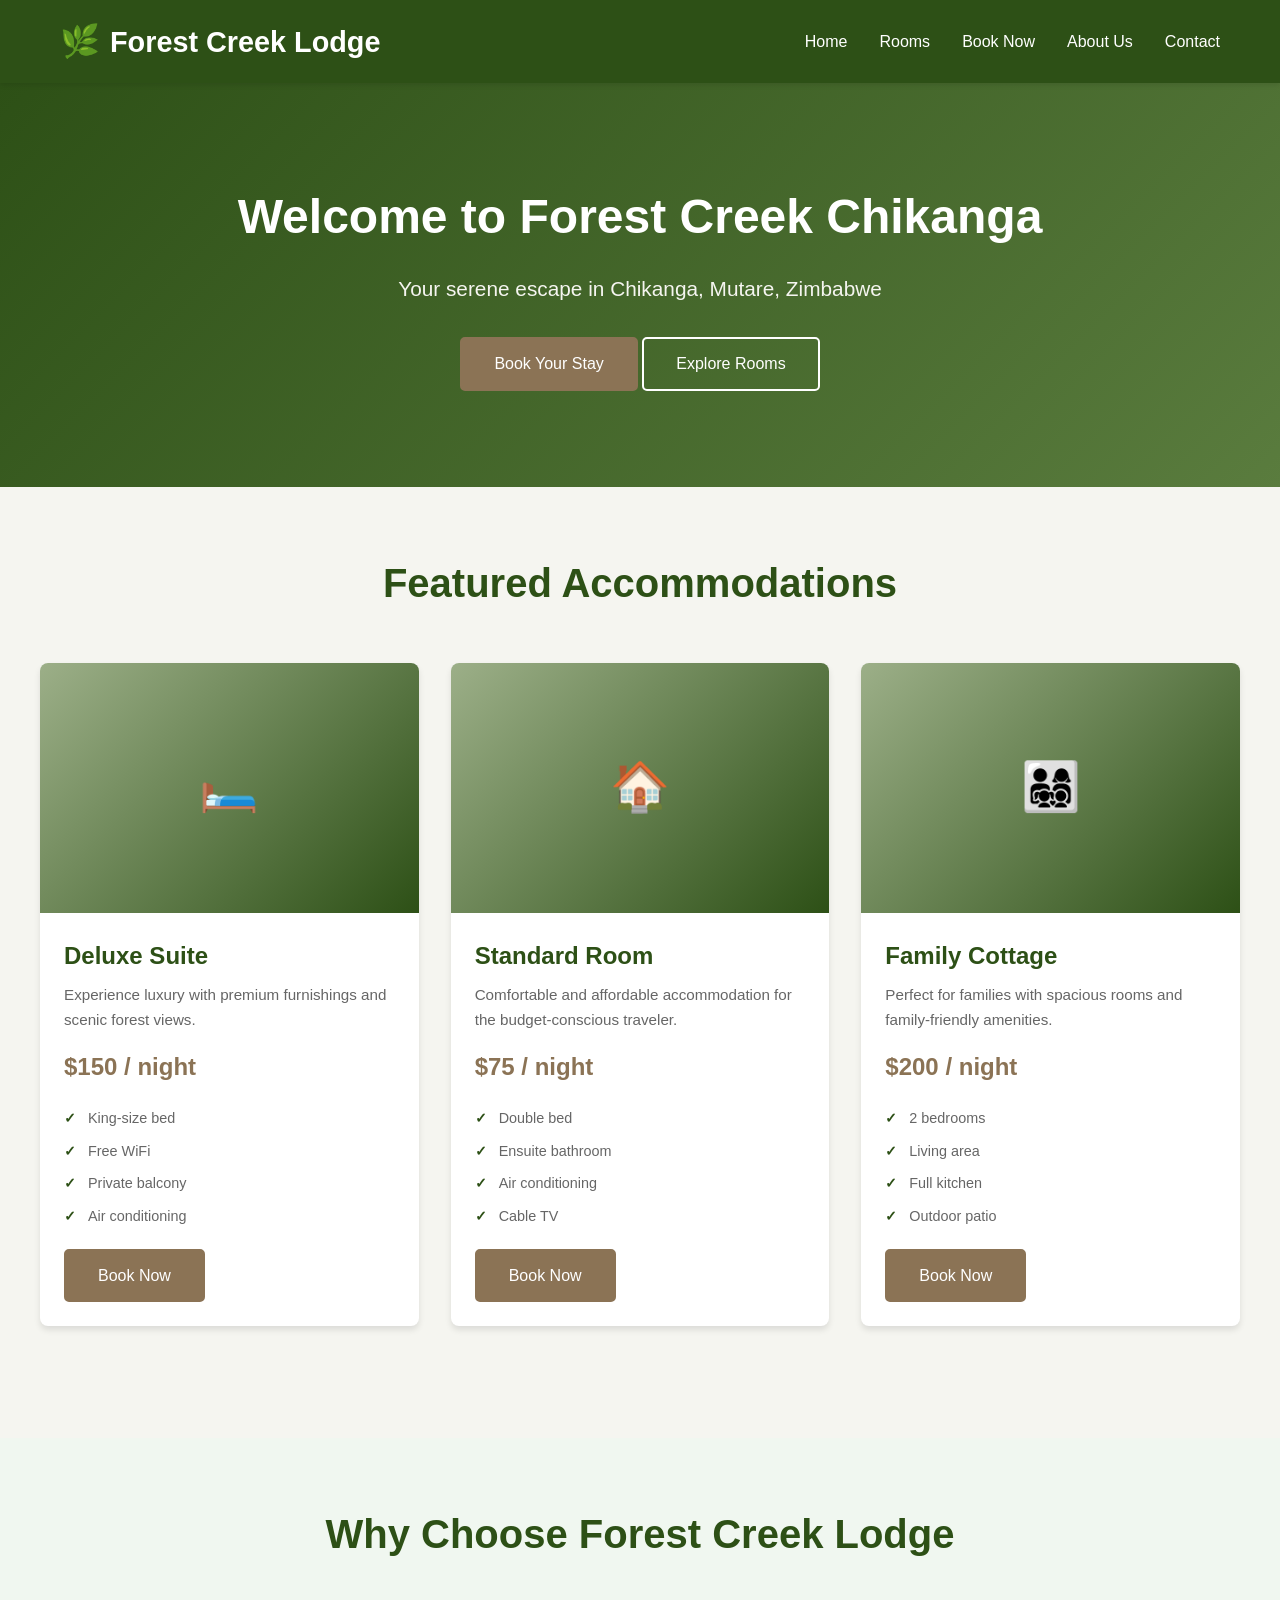
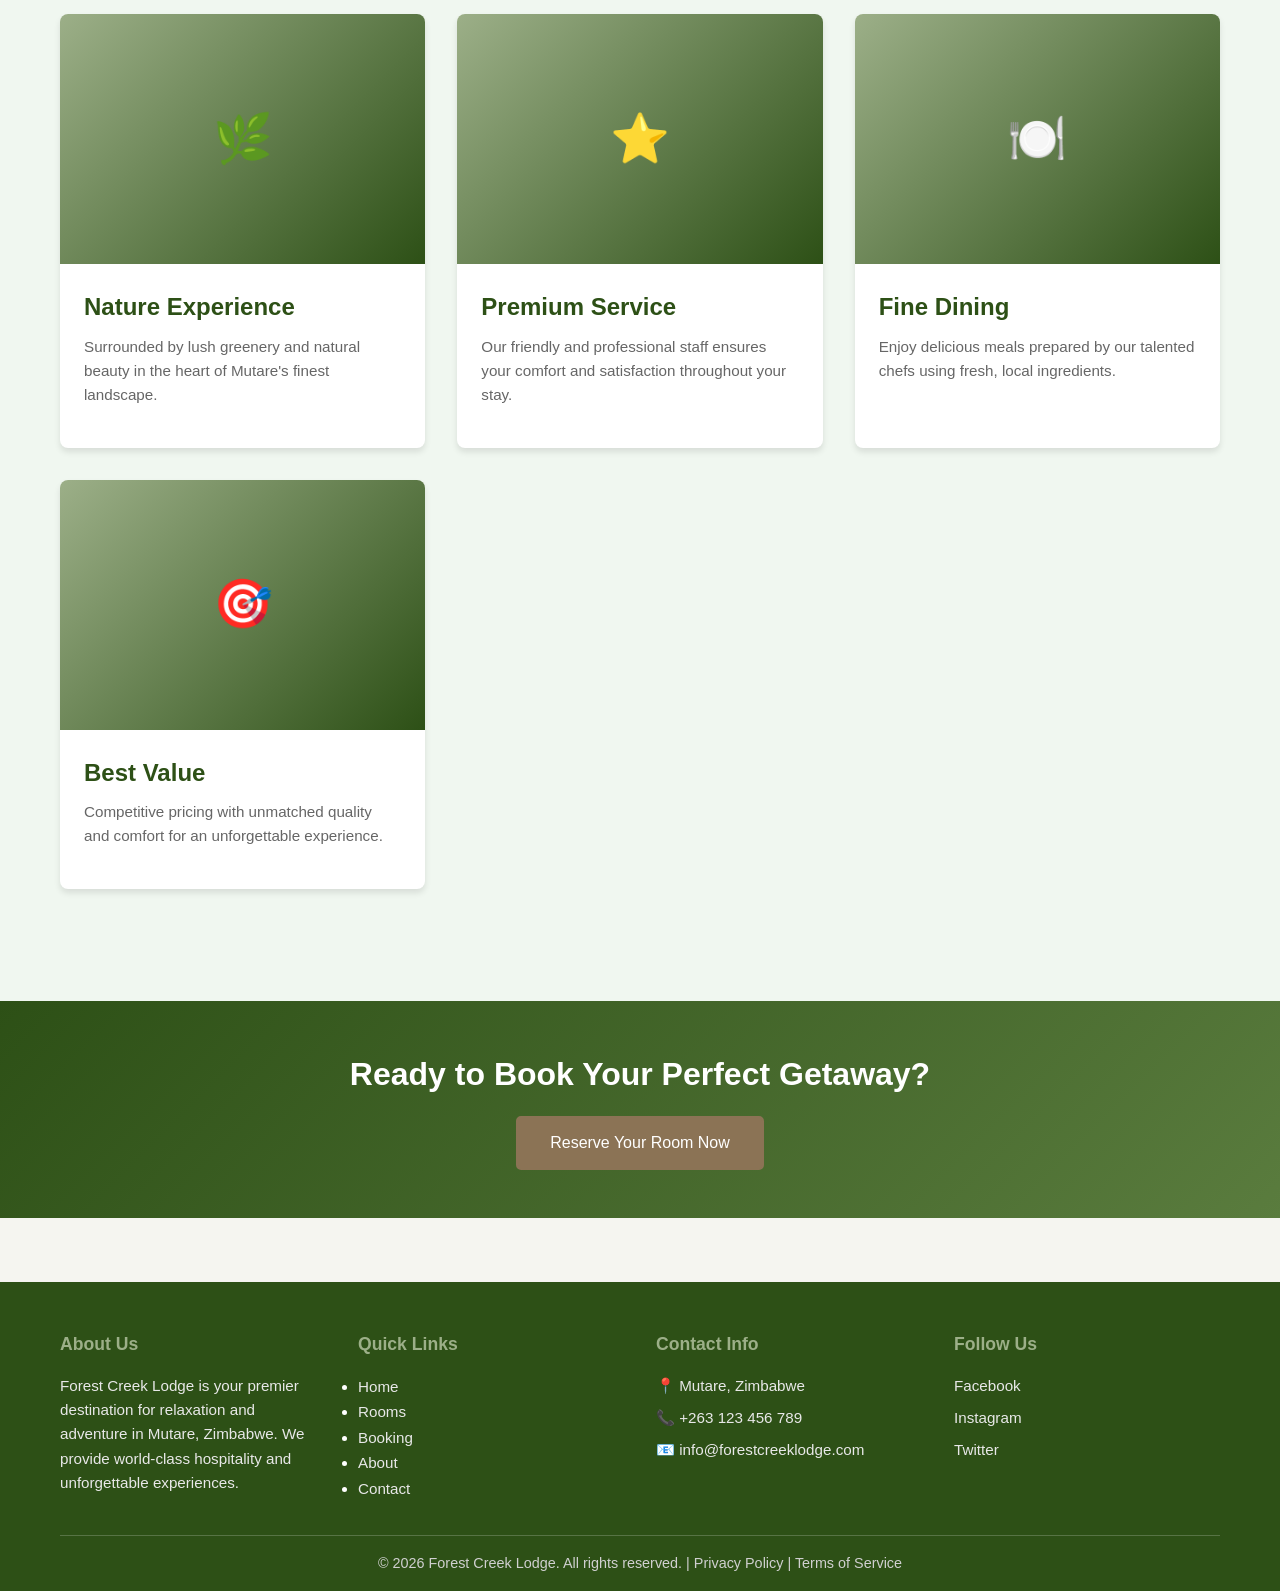
<file: index.html>
<!DOCTYPE html>
<html lang="en">
<head>
    <meta charset="UTF-8">
    <meta name="viewport" content="width=device-width, initial-scale=1.0">
    <title>Forest Creek Lodge</title>
    <link rel="icon" type="image/svg+xml" href="data:image/svg+xml,<svg xmlns='http://www.w3.org/2000/svg' viewBox='0 0 100 100'><text y='75' font-size='75'>🌿</text></svg>">
    <link rel="stylesheet" href="styles.css">
    <script src="location.js"></script>
</head>
<body

    <!-- HEADER & NAVIGATION -->
    <header>
        <div class="container">
            <div class="header-content">
                <div class="logo">Forest Creek Lodge</div>
                <nav>
                    <ul>
                        <li><a href="index.html">Home</a></li>
                        <li><a href="rooms.html">Rooms</a></li>
                        <li><a href="booking.html">Book Now</a></li>
                        <li><a href="about.html">About Us</a></li>
                        <li><a href="contact.html">Contact</a></li>
                    </ul>
                </nav>
            </div>
        </div>
    </header>

    <!-- HERO SECTION -->
    <section class="hero">
        <div class="container">
            <h1>Welcome to <span data-lodge="name">Forest Creek Chikanga</span></h1>
            <p>Your serene escape in <span data-lodge="area">Chikanga</span>, Mutare, Zimbabwe</p>
            <a href="booking.html" class="btn btn-primary">Book Your Stay</a>
            <a href="rooms.html" class="btn btn-secondary">Explore Rooms</a>
        </div>
    </section>

    <!-- FEATURED ROOMS SECTION -->
    <section class="container" style="padding: 4rem 0;">
        <h2 class="section-title">Featured Accommodations</h2>
        <div class="rooms-grid">
            <!-- Deluxe Suite -->
            <div class="card">
                <div class="card-image">🛏️</div>
                <div class="card-body">
                    <h3 class="card-title">Deluxe Suite</h3>
                    <p class="card-text">Experience luxury with premium furnishings and scenic forest views.</p>
                    <div class="card-price">$150 / night</div>
                    <ul class="room-features">
                        <li>King-size bed</li>
                        <li>Free WiFi</li>
                        <li>Private balcony</li>
                        <li>Air conditioning</li>
                    </ul>
                    <a href="booking.html" class="btn btn-primary">Book Now</a>
                </div>
            </div>

            <!-- Standard Room -->
            <div class="card">
                <div class="card-image">🏠</div>
                <div class="card-body">
                    <h3 class="card-title">Standard Room</h3>
                    <p class="card-text">Comfortable and affordable accommodation for the budget-conscious traveler.</p>
                    <div class="card-price">$75 / night</div>
                    <ul class="room-features">
                        <li>Double bed</li>
                        <li>Ensuite bathroom</li>
                        <li>Air conditioning</li>
                        <li>Cable TV</li>
                    </ul>
                    <a href="booking.html" class="btn btn-primary">Book Now</a>
                </div>
            </div>

            <!-- Family Cottage -->
            <div class="card">
                <div class="card-image">👨‍👩‍👧‍👦</div>
                <div class="card-body">
                    <h3 class="card-title">Family Cottage</h3>
                    <p class="card-text">Perfect for families with spacious rooms and family-friendly amenities.</p>
                    <div class="card-price">$200 / night</div>
                    <ul class="room-features">
                        <li>2 bedrooms</li>
                        <li>Living area</li>
                        <li>Full kitchen</li>
                        <li>Outdoor patio</li>
                    </ul>
                    <a href="booking.html" class="btn btn-primary">Book Now</a>
                </div>
            </div>
        </div>
    </section>

    <!-- WHY CHOOSE US SECTION -->
    <section style="background-color: #f0f7f0; padding: 4rem 0;">
        <div class="container">
            <h2 class="section-title">Why Choose Forest Creek Lodge</h2>
            <div class="rooms-grid">
                <div class="card">
                    <div class="card-image">🌿</div>
                    <div class="card-body">
                        <h3 class="card-title">Nature Experience</h3>
                        <p class="card-text">Surrounded by lush greenery and natural beauty in the heart of Mutare's finest landscape.</p>
                    </div>
                </div>
                <div class="card">
                    <div class="card-image">⭐</div>
                    <div class="card-body">
                        <h3 class="card-title">Premium Service</h3>
                        <p class="card-text">Our friendly and professional staff ensures your comfort and satisfaction throughout your stay.</p>
                    </div>
                </div>
                <div class="card">
                    <div class="card-image">🍽️</div>
                    <div class="card-body">
                        <h3 class="card-title">Fine Dining</h3>
                        <p class="card-text">Enjoy delicious meals prepared by our talented chefs using fresh, local ingredients.</p>
                    </div>
                </div>
                <div class="card">
                    <div class="card-image">🎯</div>
                    <div class="card-body">
                        <h3 class="card-title">Best Value</h3>
                        <p class="card-text">Competitive pricing with unmatched quality and comfort for an unforgettable experience.</p>
                    </div>
                </div>
            </div>
        </div>
    </section>

    <!-- CTA SECTION -->
    <section class="hero" style="padding: 3rem 0;">
        <div class="container">
            <h2 style="font-size: 2rem; margin-bottom: 1rem;">Ready to Book Your Perfect Getaway?</h2>
            <a href="booking.html" class="btn btn-primary">Reserve Your Room Now</a>
        </div>
    </section>

    <!-- FOOTER -->
    <footer>
        <div class="container">
            <div class="footer-content">
                <div class="footer-section">
                    <h3>About Us</h3>
                    <p>Forest Creek Lodge is your premier destination for relaxation and adventure in Mutare, Zimbabwe. We provide world-class hospitality and unforgettable experiences.</p>
                </div>
                <div class="footer-section">
                    <h3>Quick Links</h3>
                    <ul>
                        <li><a href="index.html">Home</a></li>
                        <li><a href="rooms.html">Rooms</a></li>
                        <li><a href="booking.html">Booking</a></li>
                        <li><a href="about.html">About</a></li>
                        <li><a href="contact.html">Contact</a></li>
                    </ul>
                </div>
                <div class="footer-section">
                    <h3>Contact Info</h3>
                    <p>📍 Mutare, Zimbabwe</p>
                    <p>📞 +263 123 456 789</p>
                    <p>📧 info@forestcreeklodge.com</p>
                </div>
                <div class="footer-section">
                    <h3>Follow Us</h3>
                    <p><a href="#">Facebook</a></p>
                    <p><a href="#">Instagram</a></p>
                    <p><a href="#">Twitter</a></p>
                </div>
            </div>
            <div class="footer-bottom">
                <p>&copy; 2026 Forest Creek Lodge. All rights reserved. | Privacy Policy | Terms of Service</p>
            </div>
        </div>
    </footer>
</body>
</html>
</file>
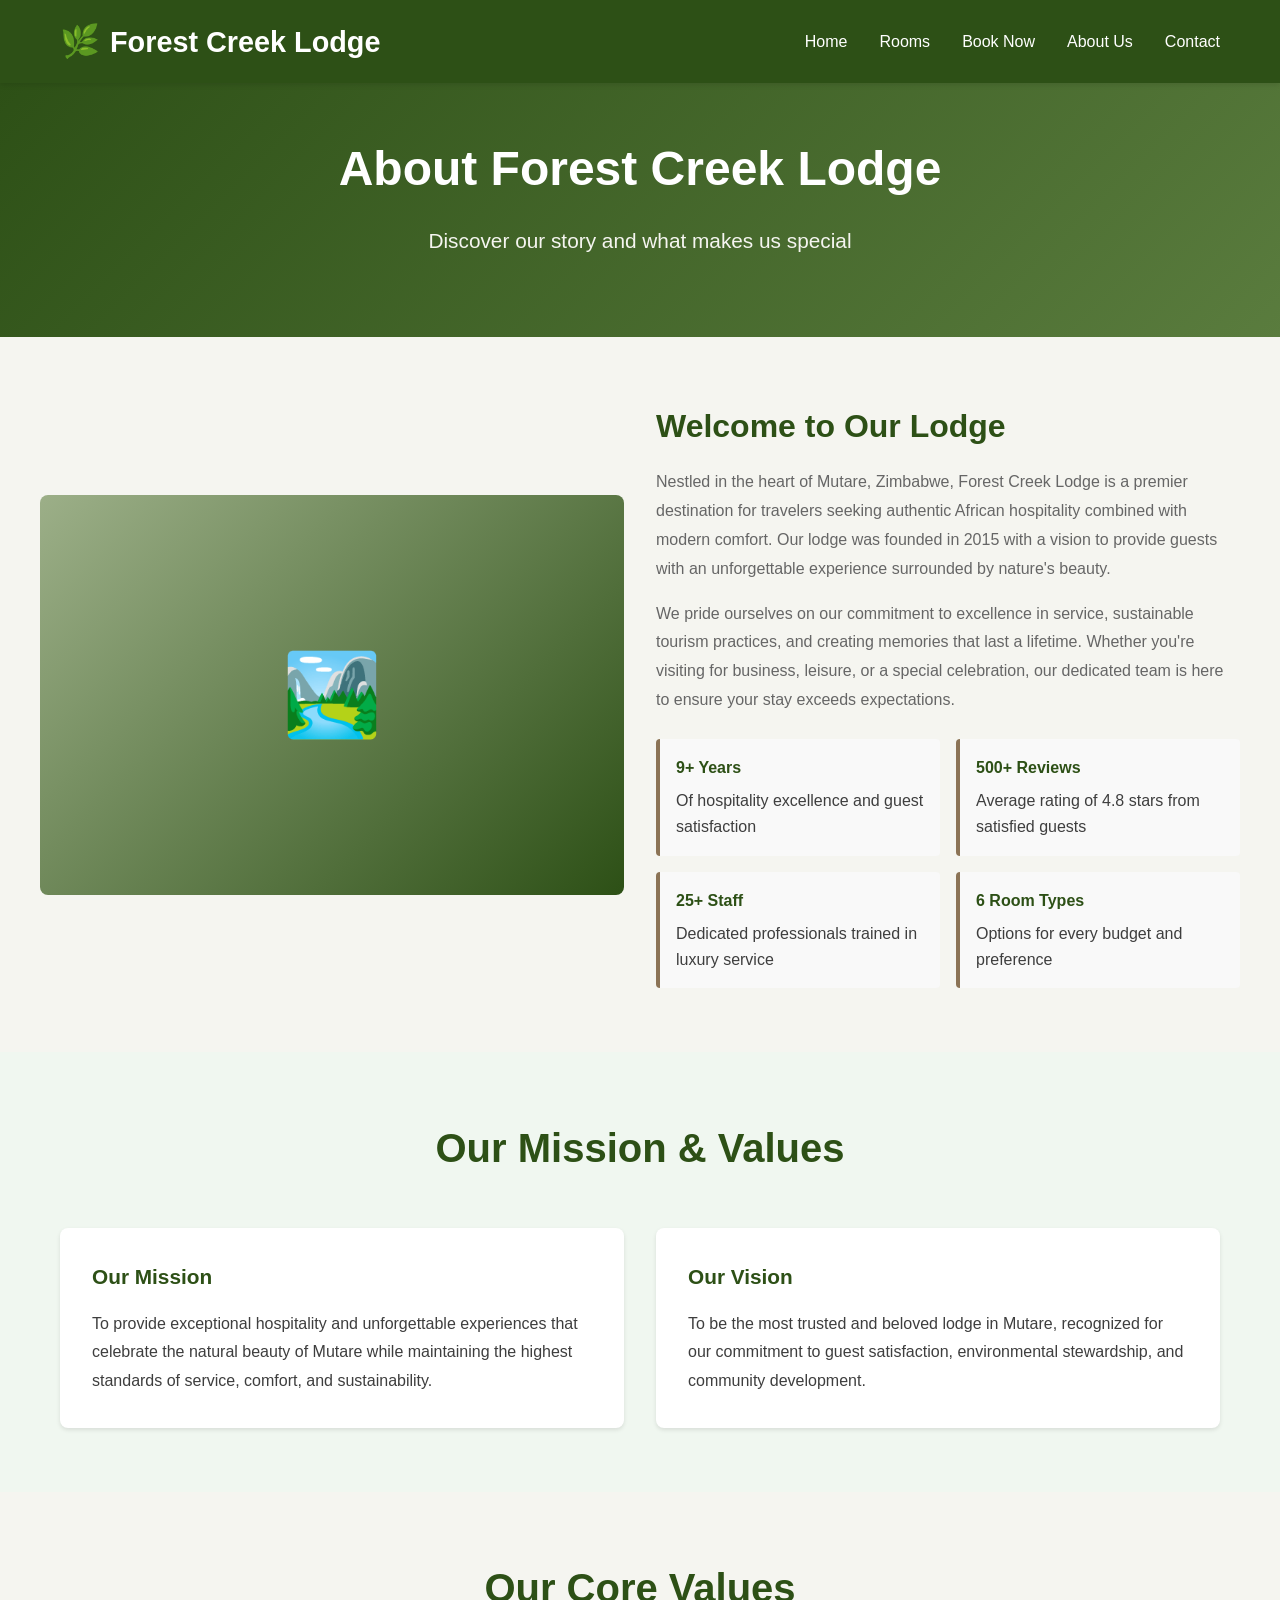
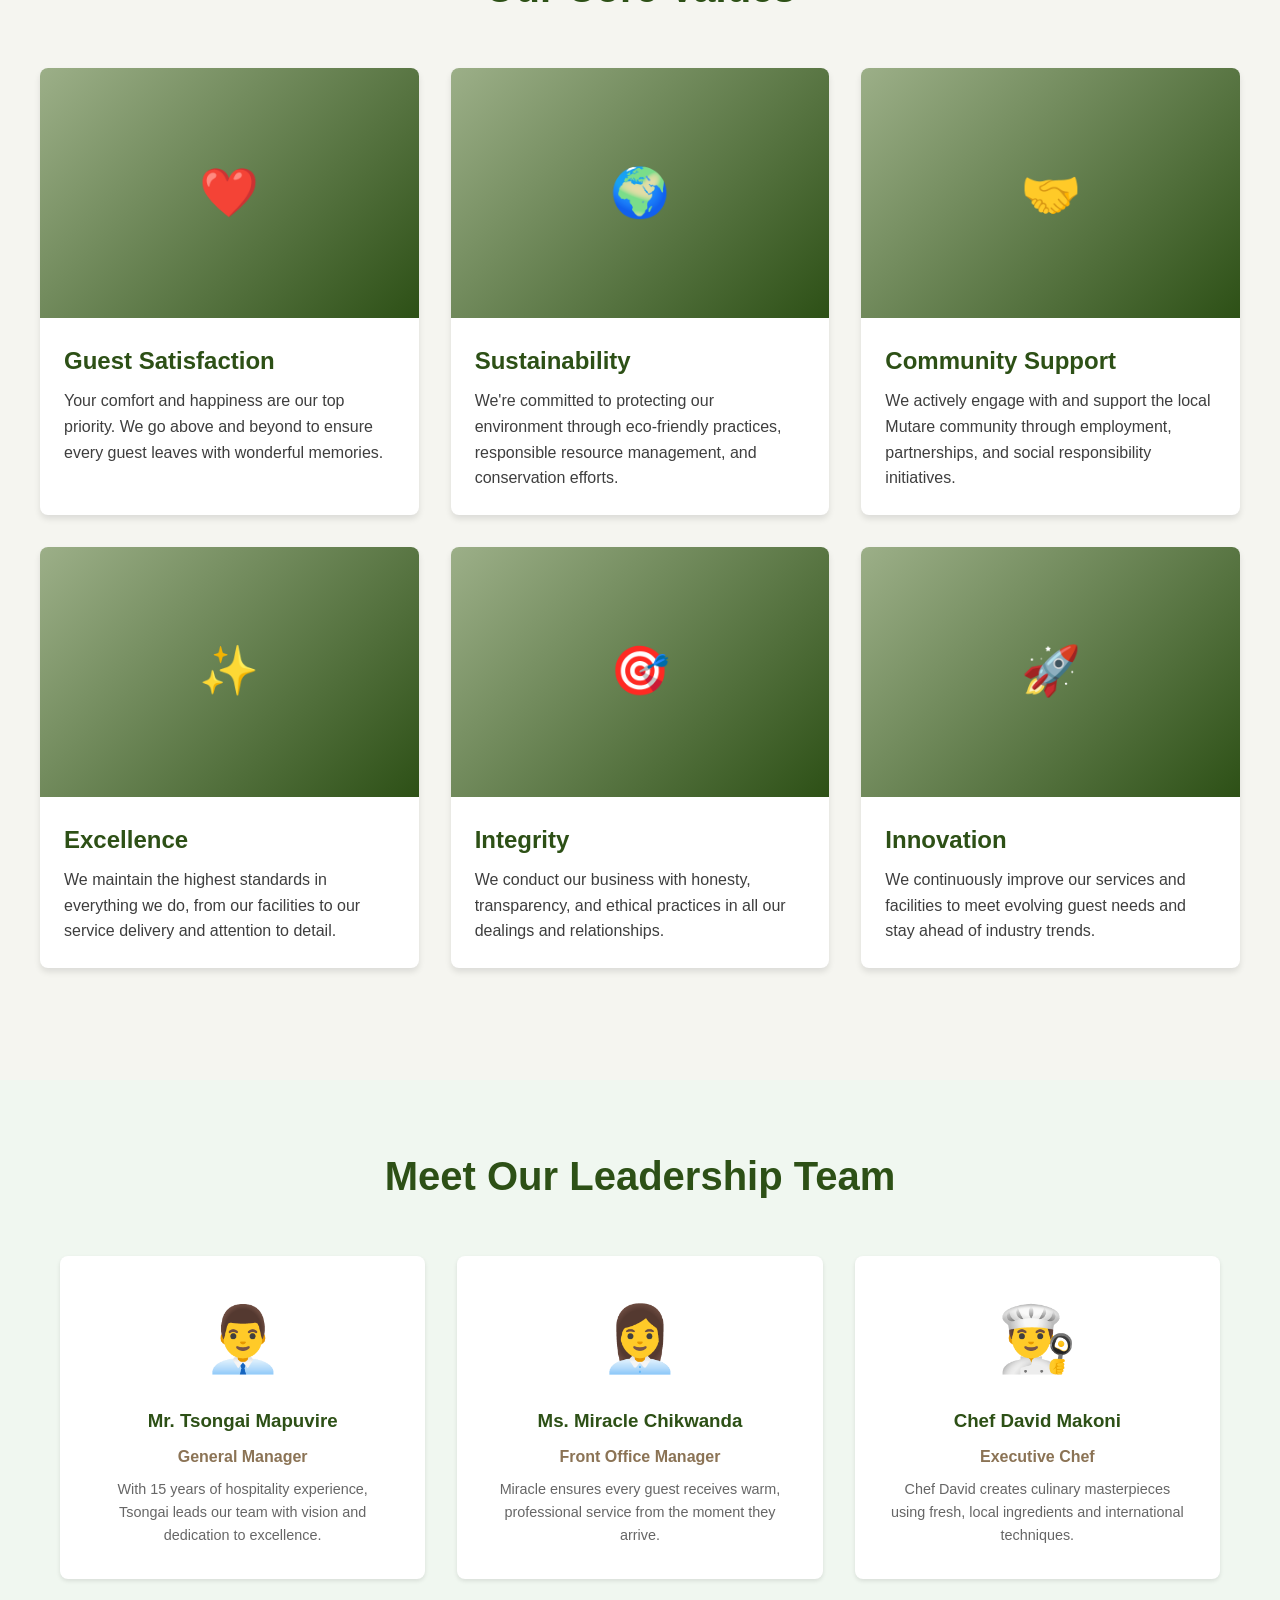
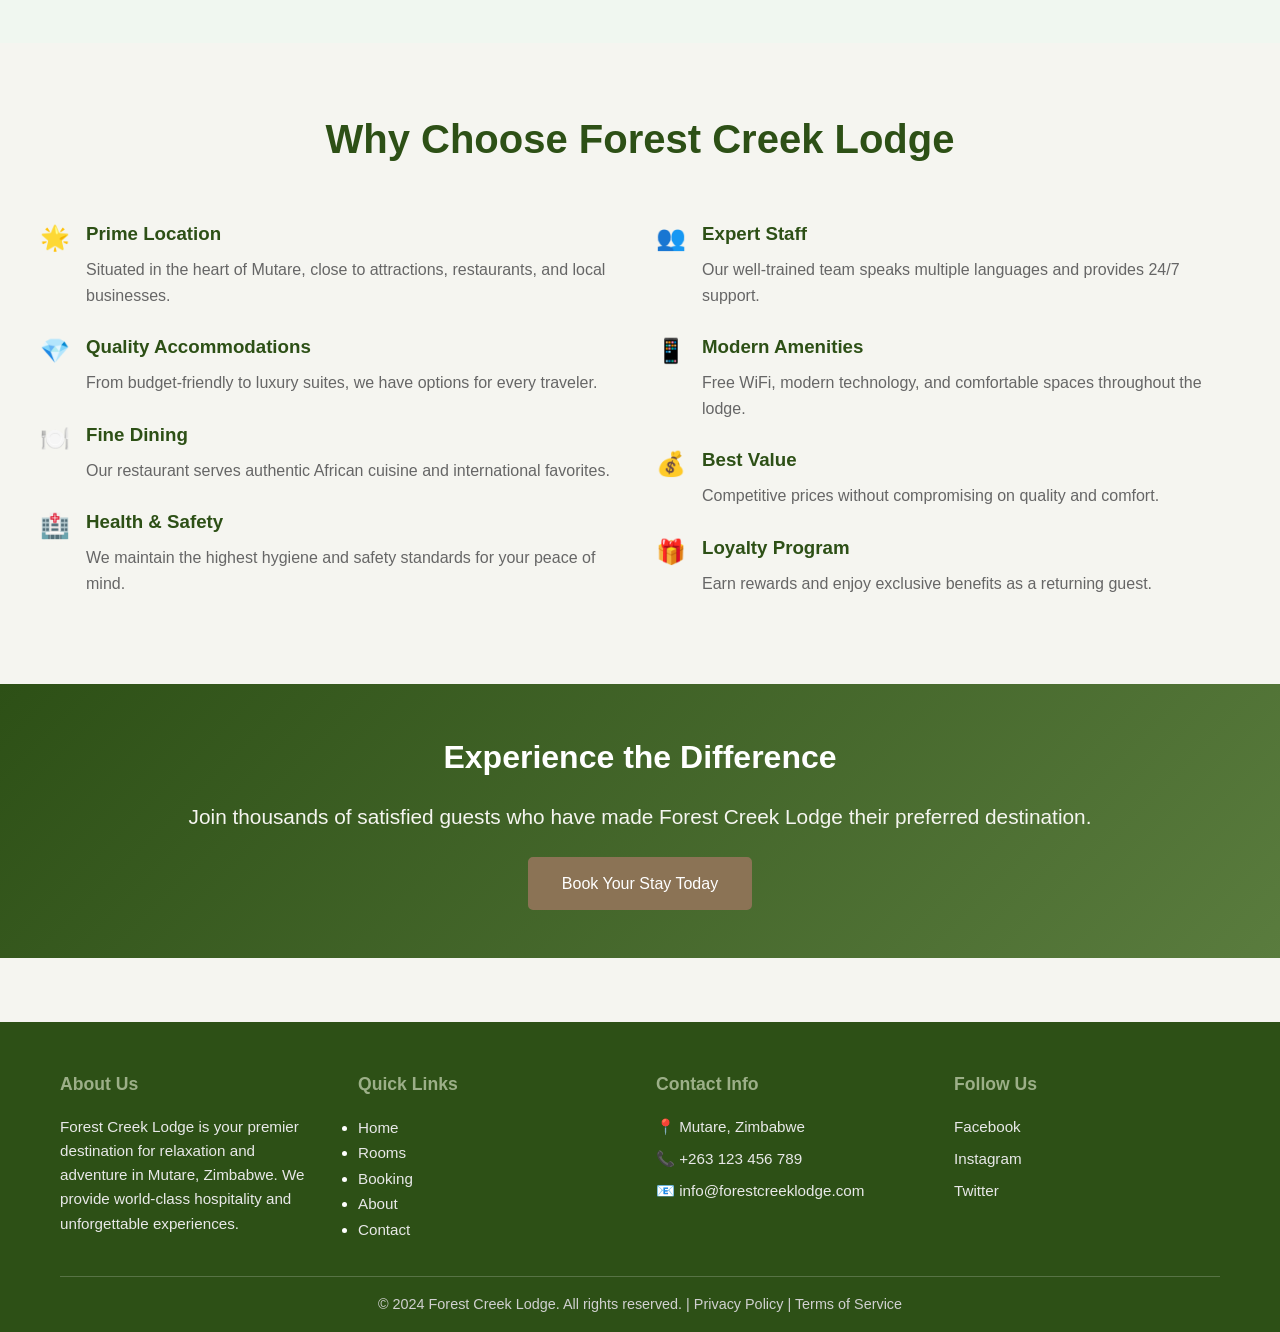
<file: about.html>
<!DOCTYPE html>
<html lang="en">
<head>
    <meta charset="UTF-8">
    <meta name="viewport" content="width=device-width, initial-scale=1.0">
    <title>About Us - Forest Creek Lodge</title>
    <link rel="icon" type="image/svg+xml" href="data:image/svg+xml,<svg xmlns='http://www.w3.org/2000/svg' viewBox='0 0 100 100'><text y='75' font-size='75'>🌿</text></svg>">
    <link rel="stylesheet" href="styles.css">
</head>
<body>
    <!-- HEADER & NAVIGATION -->
    <header>
        <div class="container">
            <div class="header-content">
                <div class="logo">Forest Creek Lodge</div>
                <nav>
                    <ul>
                        <li><a href="index.html">Home</a></li>
                        <li><a href="rooms.html">Rooms</a></li>
                        <li><a href="booking.html">Book Now</a></li>
                        <li><a href="about.html">About Us</a></li>
                        <li><a href="contact.html">Contact</a></li>
                    </ul>
                </nav>
            </div>
        </div>
    </header>

    <!-- PAGE HEADER -->
    <section class="hero" style="padding: 3rem 0;">
        <div class="container">
            <h1>About Forest Creek Lodge</h1>
            <p>Discover our story and what makes us special</p>
        </div>
    </section>

    <!-- ABOUT SECTION -->
    <section class="container" style="padding: 4rem 0;">
        <div class="about-content">
            <div class="about-image">🏞️</div>
            <div class="about-text">
                <h2>Welcome to Our Lodge</h2>
                <p>Nestled in the heart of Mutare, Zimbabwe, Forest Creek Lodge is a premier destination for travelers seeking authentic African hospitality combined with modern comfort. Our lodge was founded in 2015 with a vision to provide guests with an unforgettable experience surrounded by nature's beauty.</p>
                <p>We pride ourselves on our commitment to excellence in service, sustainable tourism practices, and creating memories that last a lifetime. Whether you're visiting for business, leisure, or a special celebration, our dedicated team is here to ensure your stay exceeds expectations.</p>
                <div class="highlights">
                    <div class="highlight-item">
                        <strong>9+ Years</strong>
                        Of hospitality excellence and guest satisfaction
                    </div>
                    <div class="highlight-item">
                        <strong>500+ Reviews</strong>
                        Average rating of 4.8 stars from satisfied guests
                    </div>
                    <div class="highlight-item">
                        <strong>25+ Staff</strong>
                        Dedicated professionals trained in luxury service
                    </div>
                    <div class="highlight-item">
                        <strong>6 Room Types</strong>
                        Options for every budget and preference
                    </div>
                </div>
            </div>
        </div>
    </section>

    <!-- OUR MISSION SECTION -->
    <section style="background-color: #f0f7f0; padding: 4rem 0;">
        <div class="container">
            <h2 class="section-title">Our Mission & Values</h2>
            <div style="display: grid; grid-template-columns: 1fr 1fr; gap: 2rem;">
                <div style="background: white; padding: 2rem; border-radius: 8px; box-shadow: 0 2px 4px rgba(0,0,0,0.1);">
                    <h3 style="color: #2d5016; margin-bottom: 1rem; font-size: 1.3rem;">Our Mission</h3>
                    <p style="line-height: 1.8;">To provide exceptional hospitality and unforgettable experiences that celebrate the natural beauty of Mutare while maintaining the highest standards of service, comfort, and sustainability.</p>
                </div>
                <div style="background: white; padding: 2rem; border-radius: 8px; box-shadow: 0 2px 4px rgba(0,0,0,0.1);">
                    <h3 style="color: #2d5016; margin-bottom: 1rem; font-size: 1.3rem;">Our Vision</h3>
                    <p style="line-height: 1.8;">To be the most trusted and beloved lodge in Mutare, recognized for our commitment to guest satisfaction, environmental stewardship, and community development.</p>
                </div>
            </div>
        </div>
    </section>

    <!-- CORE VALUES -->
    <section class="container" style="padding: 4rem 0;">
        <h2 class="section-title">Our Core Values</h2>
        <div class="rooms-grid">
            <div class="card">
                <div class="card-image">❤️</div>
                <div class="card-body">
                    <h3 class="card-title">Guest Satisfaction</h3>
                    <p>Your comfort and happiness are our top priority. We go above and beyond to ensure every guest leaves with wonderful memories.</p>
                </div>
            </div>
            <div class="card">
                <div class="card-image">🌍</div>
                <div class="card-body">
                    <h3 class="card-title">Sustainability</h3>
                    <p>We're committed to protecting our environment through eco-friendly practices, responsible resource management, and conservation efforts.</p>
                </div>
            </div>
            <div class="card">
                <div class="card-image">🤝</div>
                <div class="card-body">
                    <h3 class="card-title">Community Support</h3>
                    <p>We actively engage with and support the local Mutare community through employment, partnerships, and social responsibility initiatives.</p>
                </div>
            </div>
            <div class="card">
                <div class="card-image">✨</div>
                <div class="card-body">
                    <h3 class="card-title">Excellence</h3>
                    <p>We maintain the highest standards in everything we do, from our facilities to our service delivery and attention to detail.</p>
                </div>
            </div>
            <div class="card">
                <div class="card-image">🎯</div>
                <div class="card-body">
                    <h3 class="card-title">Integrity</h3>
                    <p>We conduct our business with honesty, transparency, and ethical practices in all our dealings and relationships.</p>
                </div>
            </div>
            <div class="card">
                <div class="card-image">🚀</div>
                <div class="card-body">
                    <h3 class="card-title">Innovation</h3>
                    <p>We continuously improve our services and facilities to meet evolving guest needs and stay ahead of industry trends.</p>
                </div>
            </div>
        </div>
    </section>

    <!-- TEAM SECTION -->
    <section style="background-color: #f0f7f0; padding: 4rem 0;">
        <div class="container">
            <h2 class="section-title">Meet Our Leadership Team</h2>
            <div style="display: grid; grid-template-columns: repeat(auto-fit, minmax(250px, 1fr)); gap: 2rem;">
                <div style="background: white; padding: 2rem; border-radius: 8px; text-align: center; box-shadow: 0 2px 4px rgba(0,0,0,0.1);">
                    <div style="font-size: 4rem; margin-bottom: 1rem;">👨‍💼</div>
                    <h3 style="color: #2d5016; margin-bottom: 0.5rem;">Mr. Tsongai Mapuvire</h3>
                    <p style="color: #8b7355; font-weight: 600; margin-bottom: 0.5rem;">General Manager</p>
                    <p style="color: #666; font-size: 0.9rem;">With 15 years of hospitality experience, Tsongai leads our team with vision and dedication to excellence.</p>
                </div>
                <div style="background: white; padding: 2rem; border-radius: 8px; text-align: center; box-shadow: 0 2px 4px rgba(0,0,0,0.1);">
                    <div style="font-size: 4rem; margin-bottom: 1rem;">👩‍💼</div>
                    <h3 style="color: #2d5016; margin-bottom: 0.5rem;">Ms. Miracle Chikwanda</h3>
                    <p style="color: #8b7355; font-weight: 600; margin-bottom: 0.5rem;">Front Office Manager</p>
                    <p style="color: #666; font-size: 0.9rem;">Miracle ensures every guest receives warm, professional service from the moment they arrive.</p>
                </div>
                <div style="background: white; padding: 2rem; border-radius: 8px; text-align: center; box-shadow: 0 2px 4px rgba(0,0,0,0.1);">
                    <div style="font-size: 4rem; margin-bottom: 1rem;">👨‍🍳</div>
                    <h3 style="color: #2d5016; margin-bottom: 0.5rem;">Chef David Makoni</h3>
                    <p style="color: #8b7355; font-weight: 600; margin-bottom: 0.5rem;">Executive Chef</p>
                    <p style="color: #666; font-size: 0.9rem;">Chef David creates culinary masterpieces using fresh, local ingredients and international techniques.</p>
                </div>
            </div>
        </div>
    </section>

    <!-- WHY CHOOSE US -->
    <section class="container" style="padding: 4rem 0;">
        <h2 class="section-title">Why Choose Forest Creek Lodge</h2>
        <div style="display: grid; grid-template-columns: 1fr 1fr; gap: 2rem;">
            <div>
                <div style="display: flex; gap: 1rem; margin-bottom: 1.5rem;">
                    <div style="font-size: 1.5rem;">🌟</div>
                    <div>
                        <h3 style="color: #2d5016; margin-bottom: 0.5rem;">Prime Location</h3>
                        <p style="color: #666;">Situated in the heart of Mutare, close to attractions, restaurants, and local businesses.</p>
                    </div>
                </div>
                <div style="display: flex; gap: 1rem; margin-bottom: 1.5rem;">
                    <div style="font-size: 1.5rem;">💎</div>
                    <div>
                        <h3 style="color: #2d5016; margin-bottom: 0.5rem;">Quality Accommodations</h3>
                        <p style="color: #666;">From budget-friendly to luxury suites, we have options for every traveler.</p>
                    </div>
                </div>
                <div style="display: flex; gap: 1rem; margin-bottom: 1.5rem;">
                    <div style="font-size: 1.5rem;">🍽️</div>
                    <div>
                        <h3 style="color: #2d5016; margin-bottom: 0.5rem;">Fine Dining</h3>
                        <p style="color: #666;">Our restaurant serves authentic African cuisine and international favorites.</p>
                    </div>
                </div>
                <div style="display: flex; gap: 1rem; margin-bottom: 1.5rem;">
                    <div style="font-size: 1.5rem;">🏥</div>
                    <div>
                        <h3 style="color: #2d5016; margin-bottom: 0.5rem;">Health & Safety</h3>
                        <p style="color: #666;">We maintain the highest hygiene and safety standards for your peace of mind.</p>
                    </div>
                </div>
            </div>
            <div>
                <div style="display: flex; gap: 1rem; margin-bottom: 1.5rem;">
                    <div style="font-size: 1.5rem;">👥</div>
                    <div>
                        <h3 style="color: #2d5016; margin-bottom: 0.5rem;">Expert Staff</h3>
                        <p style="color: #666;">Our well-trained team speaks multiple languages and provides 24/7 support.</p>
                    </div>
                </div>
                <div style="display: flex; gap: 1rem; margin-bottom: 1.5rem;">
                    <div style="font-size: 1.5rem;">📱</div>
                    <div>
                        <h3 style="color: #2d5016; margin-bottom: 0.5rem;">Modern Amenities</h3>
                        <p style="color: #666;">Free WiFi, modern technology, and comfortable spaces throughout the lodge.</p>
                    </div>
                </div>
                <div style="display: flex; gap: 1rem; margin-bottom: 1.5rem;">
                    <div style="font-size: 1.5rem;">💰</div>
                    <div>
                        <h3 style="color: #2d5016; margin-bottom: 0.5rem;">Best Value</h3>
                        <p style="color: #666;">Competitive prices without compromising on quality and comfort.</p>
                    </div>
                </div>
                <div style="display: flex; gap: 1rem; margin-bottom: 1.5rem;">
                    <div style="font-size: 1.5rem;">🎁</div>
                    <div>
                        <h3 style="color: #2d5016; margin-bottom: 0.5rem;">Loyalty Program</h3>
                        <p style="color: #666;">Earn rewards and enjoy exclusive benefits as a returning guest.</p>
                    </div>
                </div>
            </div>
        </div>
    </section>

    <!-- CTA SECTION -->
    <section class="hero" style="padding: 3rem 0;">
        <div class="container">
            <h2 style="font-size: 2rem; margin-bottom: 1rem;">Experience the Difference</h2>
            <p style="margin-bottom: 1.5rem;">Join thousands of satisfied guests who have made Forest Creek Lodge their preferred destination.</p>
            <a href="booking.html" class="btn btn-primary">Book Your Stay Today</a>
        </div>
    </section>

    <!-- FOOTER -->
    <footer>
        <div class="container">
            <div class="footer-content">
                <div class="footer-section">
                    <h3>About Us</h3>
                    <p>Forest Creek Lodge is your premier destination for relaxation and adventure in Mutare, Zimbabwe. We provide world-class hospitality and unforgettable experiences.</p>
                </div>
                <div class="footer-section">
                    <h3>Quick Links</h3>
                    <ul>
                        <li><a href="index.html">Home</a></li>
                        <li><a href="rooms.html">Rooms</a></li>
                        <li><a href="booking.html">Booking</a></li>
                        <li><a href="about.html">About</a></li>
                        <li><a href="contact.html">Contact</a></li>
                    </ul>
                </div>
                <div class="footer-section">
                    <h3>Contact Info</h3>
                    <p>📍 Mutare, Zimbabwe</p>
                    <p>📞 +263 123 456 789</p>
                    <p>📧 info@forestcreeklodge.com</p>
                </div>
                <div class="footer-section">
                    <h3>Follow Us</h3>
                    <p><a href="#">Facebook</a></p>
                    <p><a href="#">Instagram</a></p>
                    <p><a href="#">Twitter</a></p>
                </div>
            </div>
            <div class="footer-bottom">
                <p>&copy; 2024 Forest Creek Lodge. All rights reserved. | Privacy Policy | Terms of Service</p>
            </div>
        </div>
    </footer>
</body>
</html>
</file>
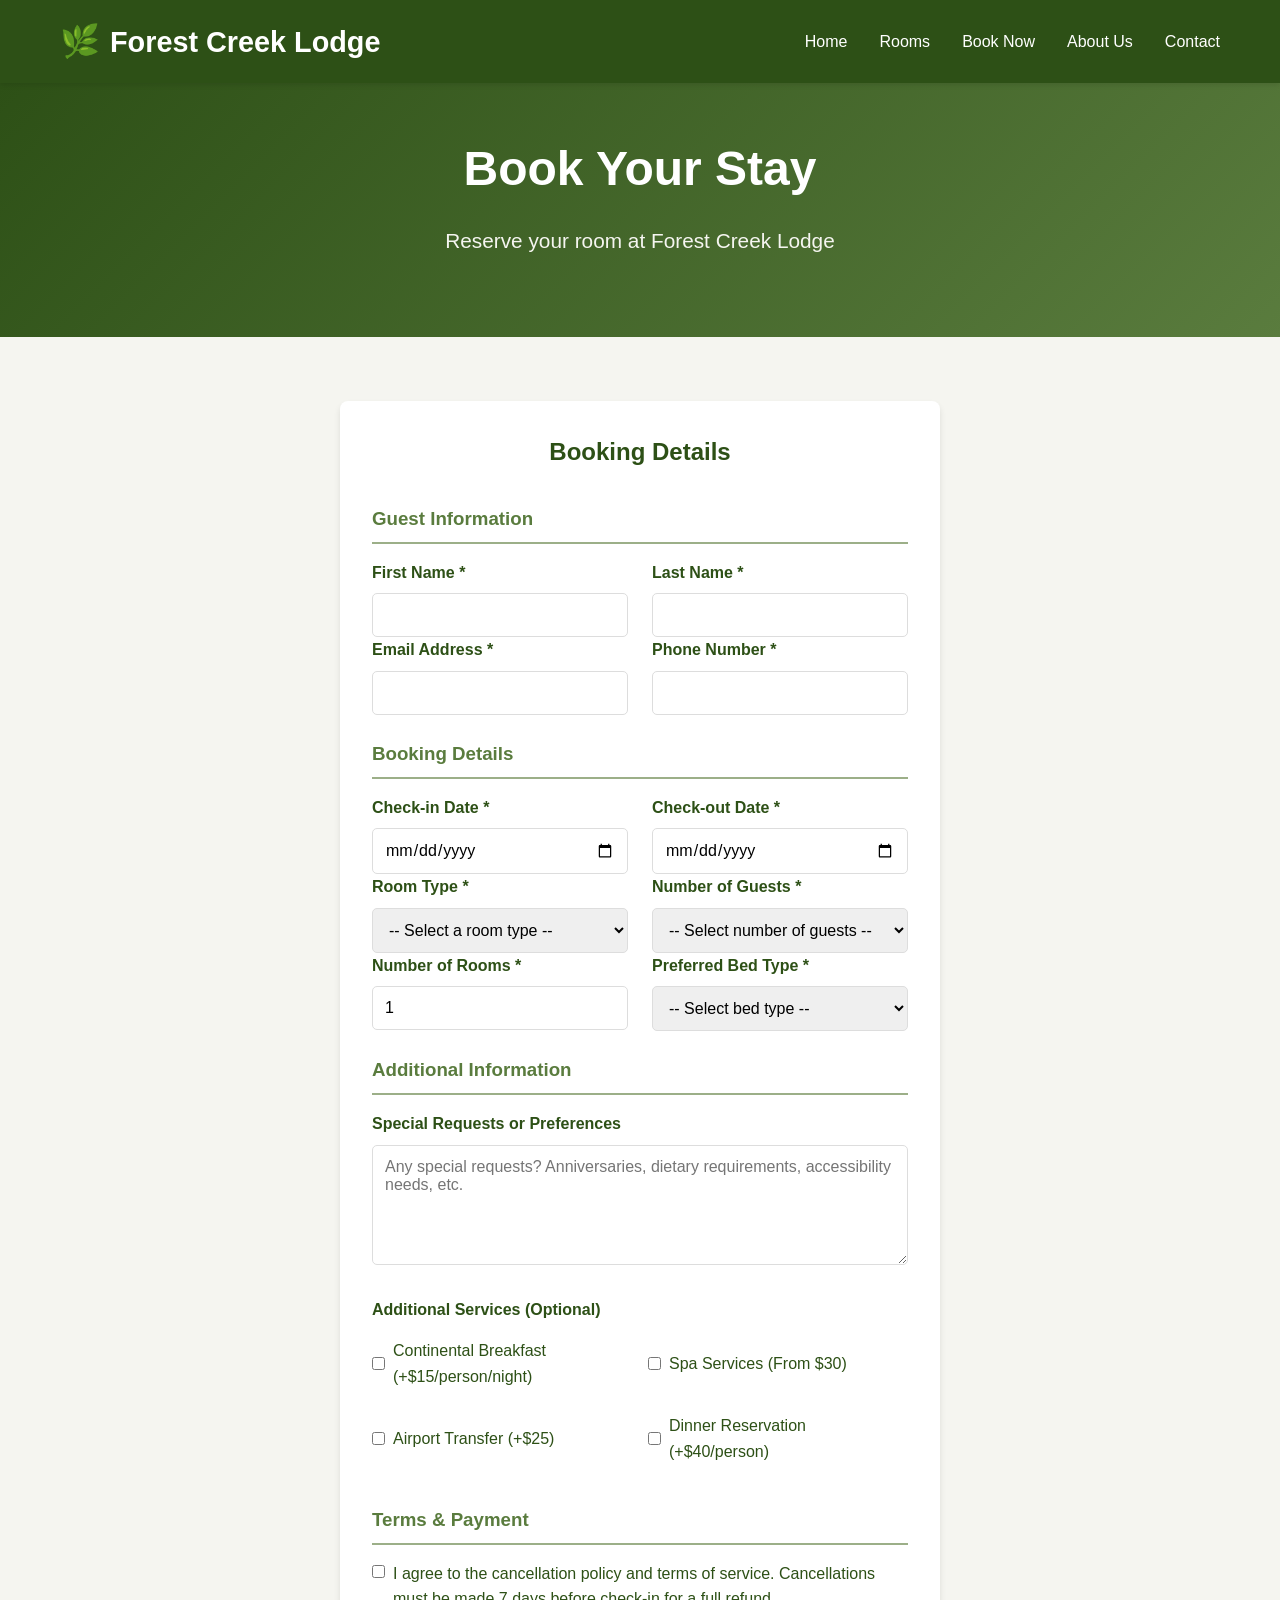
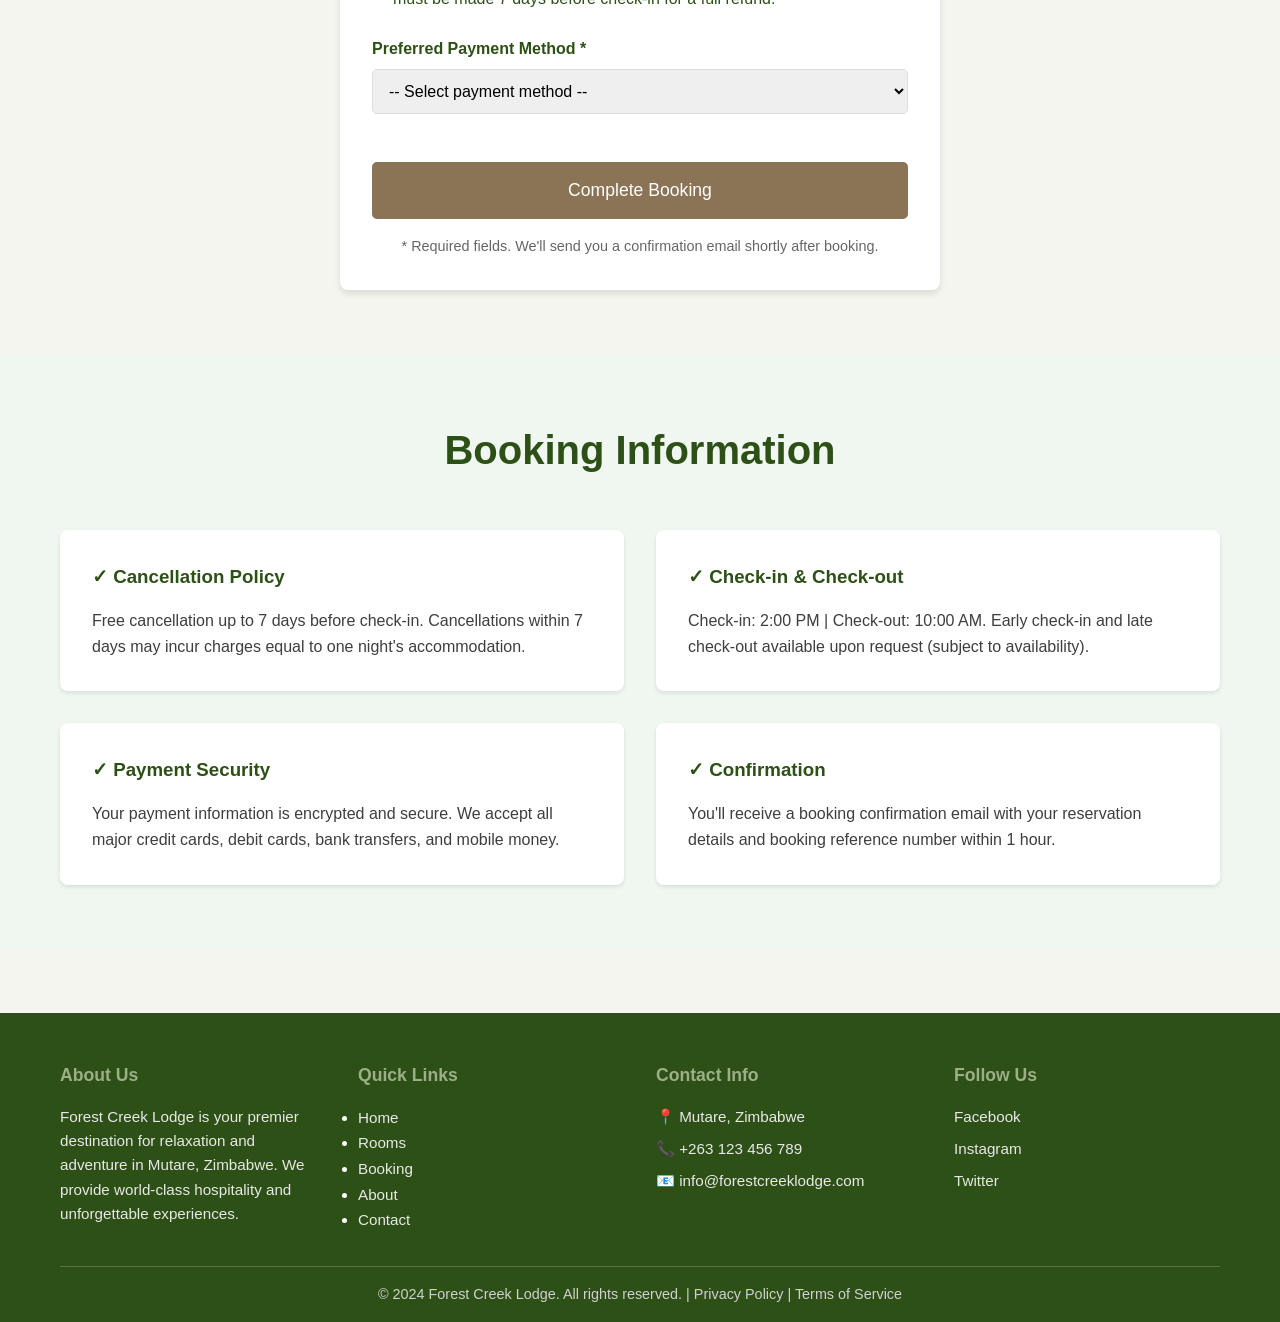
<file: booking.html>
<!DOCTYPE html>
<html lang="en">
<head>
    <meta charset="UTF-8">
    <meta name="viewport" content="width=device-width, initial-scale=1.0">
    <title>Book Your Stay - Forest Creek Lodge</title>
    <link rel="icon" type="image/svg+xml" href="data:image/svg+xml,<svg xmlns='http://www.w3.org/2000/svg' viewBox='0 0 100 100'><text y='75' font-size='75'>🌿</text></svg>">
    <link rel="stylesheet" href="styles.css">
</head>
<body>
    <!-- HEADER & NAVIGATION -->
    <header>
        <div class="container">
            <div class="header-content">
                <div class="logo">Forest Creek Lodge</div>
                <nav>
                    <ul>
                        <li><a href="index.html">Home</a></li>
                        <li><a href="rooms.html">Rooms</a></li>
                        <li><a href="booking.html">Book Now</a></li>
                        <li><a href="about.html">About Us</a></li>
                        <li><a href="contact.html">Contact</a></li>
                    </ul>
                </nav>
            </div>
        </div>
    </header>

    <!-- PAGE HEADER -->
    <section class="hero" style="padding: 3rem 0;">
        <div class="container">
            <h1>Book Your Stay</h1>
            <p>Reserve your room at Forest Creek Lodge</p>
        </div>
    </section>

    <!-- BOOKING FORM -->
    <section class="container" style="padding: 4rem 0;">
        <div class="booking-form">
            <h2 style="color: #2d5016; margin-bottom: 2rem; text-align: center;">Booking Details</h2>
            
            <form action="#" method="POST">
                <!-- Guest Information -->
                <h3 style="color: #5a7c3e; margin-top: 1.5rem; margin-bottom: 1rem; border-bottom: 2px solid #9caf88; padding-bottom: 0.5rem;">Guest Information</h3>
                
                <div class="form-row">
                    <div class="form-group">
                        <label for="firstName">First Name *</label>
                        <input type="text" id="firstName" name="firstName" required>
                    </div>
                    <div class="form-group">
                        <label for="lastName">Last Name *</label>
                        <input type="text" id="lastName" name="lastName" required>
                    </div>
                </div>

                <div class="form-row">
                    <div class="form-group">
                        <label for="email">Email Address *</label>
                        <input type="email" id="email" name="email" required>
                    </div>
                    <div class="form-group">
                        <label for="phone">Phone Number *</label>
                        <input type="tel" id="phone" name="phone" required>
                    </div>
                </div>

                <!-- Booking Details -->
                <h3 style="color: #5a7c3e; margin-top: 1.5rem; margin-bottom: 1rem; border-bottom: 2px solid #9caf88; padding-bottom: 0.5rem;">Booking Details</h3>

                <div class="form-row">
                    <div class="form-group">
                        <label for="checkIn">Check-in Date *</label>
                        <input type="date" id="checkIn" name="checkIn" required>
                    </div>
                    <div class="form-group">
                        <label for="checkOut">Check-out Date *</label>
                        <input type="date" id="checkOut" name="checkOut" required>
                    </div>
                </div>

                <div class="form-row">
                    <div class="form-group">
                        <label for="roomType">Room Type *</label>
                        <select id="roomType" name="roomType" required>
                            <option value="">-- Select a room type --</option>
                            <option value="deluxe">Deluxe Suite ($150/night)</option>
                            <option value="standard">Standard Room ($75/night)</option>
                            <option value="family">Family Cottage ($200/night)</option>
                            <option value="studio">Studio Apartment ($100/night)</option>
                            <option value="honeymoon">Honeymoon Suite ($180/night)</option>
                            <option value="budget">Budget Room ($50/night)</option>
                        </select>
                    </div>
                    <div class="form-group">
                        <label for="guests">Number of Guests *</label>
                        <select id="guests" name="guests" required>
                            <option value="">-- Select number of guests --</option>
                            <option value="1">1 Guest</option>
                            <option value="2">2 Guests</option>
                            <option value="3">3 Guests</option>
                            <option value="4">4 Guests</option>
                            <option value="5">5 Guests</option>
                            <option value="6plus">6+ Guests</option>
                        </select>
                    </div>
                </div>

                <div class="form-row">
                    <div class="form-group">
                        <label for="rooms">Number of Rooms *</label>
                        <input type="number" id="rooms" name="rooms" min="1" value="1" required>
                    </div>
                    <div class="form-group">
                        <label for="bedType">Preferred Bed Type *</label>
                        <select id="bedType" name="bedType" required>
                            <option value="">-- Select bed type --</option>
                            <option value="king">King Size</option>
                            <option value="double">Double</option>
                            <option value="twin">Twin</option>
                            <option value="queen">Queen Size</option>
                        </select>
                    </div>
                </div>

                <!-- Special Requests -->
                <h3 style="color: #5a7c3e; margin-top: 1.5rem; margin-bottom: 1rem; border-bottom: 2px solid #9caf88; padding-bottom: 0.5rem;">Additional Information</h3>

                <div class="form-group">
                    <label for="specialRequests">Special Requests or Preferences</label>
                    <textarea id="specialRequests" name="specialRequests" placeholder="Any special requests? Anniversaries, dietary requirements, accessibility needs, etc."></textarea>
                </div>

                <!-- Additional Services -->
                <div class="form-group" style="margin-bottom: 2rem;">
                    <label style="font-weight: 600; margin-bottom: 1rem; display: block;">Additional Services (Optional)</label>
                    <div style="display: grid; grid-template-columns: 1fr 1fr; gap: 1rem;">
                        <label style="font-weight: normal; display: flex; align-items: center;">
                            <input type="checkbox" name="breakfast" style="width: auto; margin-right: 0.5rem;">
                            Continental Breakfast (+$15/person/night)
                        </label>
                        <label style="font-weight: normal; display: flex; align-items: center;">
                            <input type="checkbox" name="spa" style="width: auto; margin-right: 0.5rem;">
                            Spa Services (From $30)
                        </label>
                        <label style="font-weight: normal; display: flex; align-items: center;">
                            <input type="checkbox" name="airport" style="width: auto; margin-right: 0.5rem;">
                            Airport Transfer (+$25)
                        </label>
                        <label style="font-weight: normal; display: flex; align-items: center;">
                            <input type="checkbox" name="dinner" style="width: auto; margin-right: 0.5rem;">
                            Dinner Reservation (+$40/person)
                        </label>
                    </div>
                </div>

                <!-- Terms & Payment -->
                <h3 style="color: #5a7c3e; margin-top: 1.5rem; margin-bottom: 1rem; border-bottom: 2px solid #9caf88; padding-bottom: 0.5rem;">Terms & Payment</h3>

                <div class="form-group">
                    <label style="font-weight: normal; display: flex; align-items: flex-start;">
                        <input type="checkbox" name="terms" required style="width: auto; margin-right: 0.5rem; margin-top: 0.3rem;">
                        <span>I agree to the cancellation policy and terms of service. Cancellations must be made 7 days before check-in for a full refund.</span>
                    </label>
                </div>

                <div class="form-group">
                    <label for="paymentMethod">Preferred Payment Method *</label>
                    <select id="paymentMethod" name="paymentMethod" required>
                        <option value="">-- Select payment method --</option>
                        <option value="credit">Credit Card</option>
                        <option value="debit">Debit Card</option>
                        <option value="bank">Bank Transfer</option>
                        <option value="mobile">Mobile Money</option>
                    </select>
                </div>

                <!-- Submit Button -->
                <button type="submit" class="btn btn-primary" style="width: 100%; padding: 1rem; font-size: 1.1rem; margin-top: 1.5rem;">
                    Complete Booking
                </button>

                <p style="text-align: center; margin-top: 1rem; color: #666; font-size: 0.9rem;">
                    * Required fields. We'll send you a confirmation email shortly after booking.
                </p>
            </form>
        </div>
    </section>

    <!-- BOOKING INFO SECTION -->
    <section style="background-color: #f0f7f0; padding: 4rem 0;">
        <div class="container">
            <h2 class="section-title">Booking Information</h2>
            <div style="display: grid; grid-template-columns: 1fr 1fr; gap: 2rem;">
                <div style="background: white; padding: 2rem; border-radius: 8px; box-shadow: 0 2px 4px rgba(0,0,0,0.1);">
                    <h3 style="color: #2d5016; margin-bottom: 1rem;">✓ Cancellation Policy</h3>
                    <p>Free cancellation up to 7 days before check-in. Cancellations within 7 days may incur charges equal to one night's accommodation.</p>
                </div>
                <div style="background: white; padding: 2rem; border-radius: 8px; box-shadow: 0 2px 4px rgba(0,0,0,0.1);">
                    <h3 style="color: #2d5016; margin-bottom: 1rem;">✓ Check-in & Check-out</h3>
                    <p>Check-in: 2:00 PM | Check-out: 10:00 AM. Early check-in and late check-out available upon request (subject to availability).</p>
                </div>
                <div style="background: white; padding: 2rem; border-radius: 8px; box-shadow: 0 2px 4px rgba(0,0,0,0.1);">
                    <h3 style="color: #2d5016; margin-bottom: 1rem;">✓ Payment Security</h3>
                    <p>Your payment information is encrypted and secure. We accept all major credit cards, debit cards, bank transfers, and mobile money.</p>
                </div>
                <div style="background: white; padding: 2rem; border-radius: 8px; box-shadow: 0 2px 4px rgba(0,0,0,0.1);">
                    <h3 style="color: #2d5016; margin-bottom: 1rem;">✓ Confirmation</h3>
                    <p>You'll receive a booking confirmation email with your reservation details and booking reference number within 1 hour.</p>
                </div>
            </div>
        </div>
    </section>

    <!-- FOOTER -->
    <footer>
        <div class="container">
            <div class="footer-content">
                <div class="footer-section">
                    <h3>About Us</h3>
                    <p>Forest Creek Lodge is your premier destination for relaxation and adventure in Mutare, Zimbabwe. We provide world-class hospitality and unforgettable experiences.</p>
                </div>
                <div class="footer-section">
                    <h3>Quick Links</h3>
                    <ul>
                        <li><a href="index.html">Home</a></li>
                        <li><a href="rooms.html">Rooms</a></li>
                        <li><a href="booking.html">Booking</a></li>
                        <li><a href="about.html">About</a></li>
                        <li><a href="contact.html">Contact</a></li>
                    </ul>
                </div>
                <div class="footer-section">
                    <h3>Contact Info</h3>
                    <p>📍 Mutare, Zimbabwe</p>
                    <p>📞 +263 123 456 789</p>
                    <p>📧 info@forestcreeklodge.com</p>
                </div>
                <div class="footer-section">
                    <h3>Follow Us</h3>
                    <p><a href="#">Facebook</a></p>
                    <p><a href="#">Instagram</a></p>
                    <p><a href="#">Twitter</a></p>
                </div>
            </div>
            <div class="footer-bottom">
                <p>&copy; 2024 Forest Creek Lodge. All rights reserved. | Privacy Policy | Terms of Service</p>
            </div>
        </div>
    </footer>
</body>
</html>
</file>
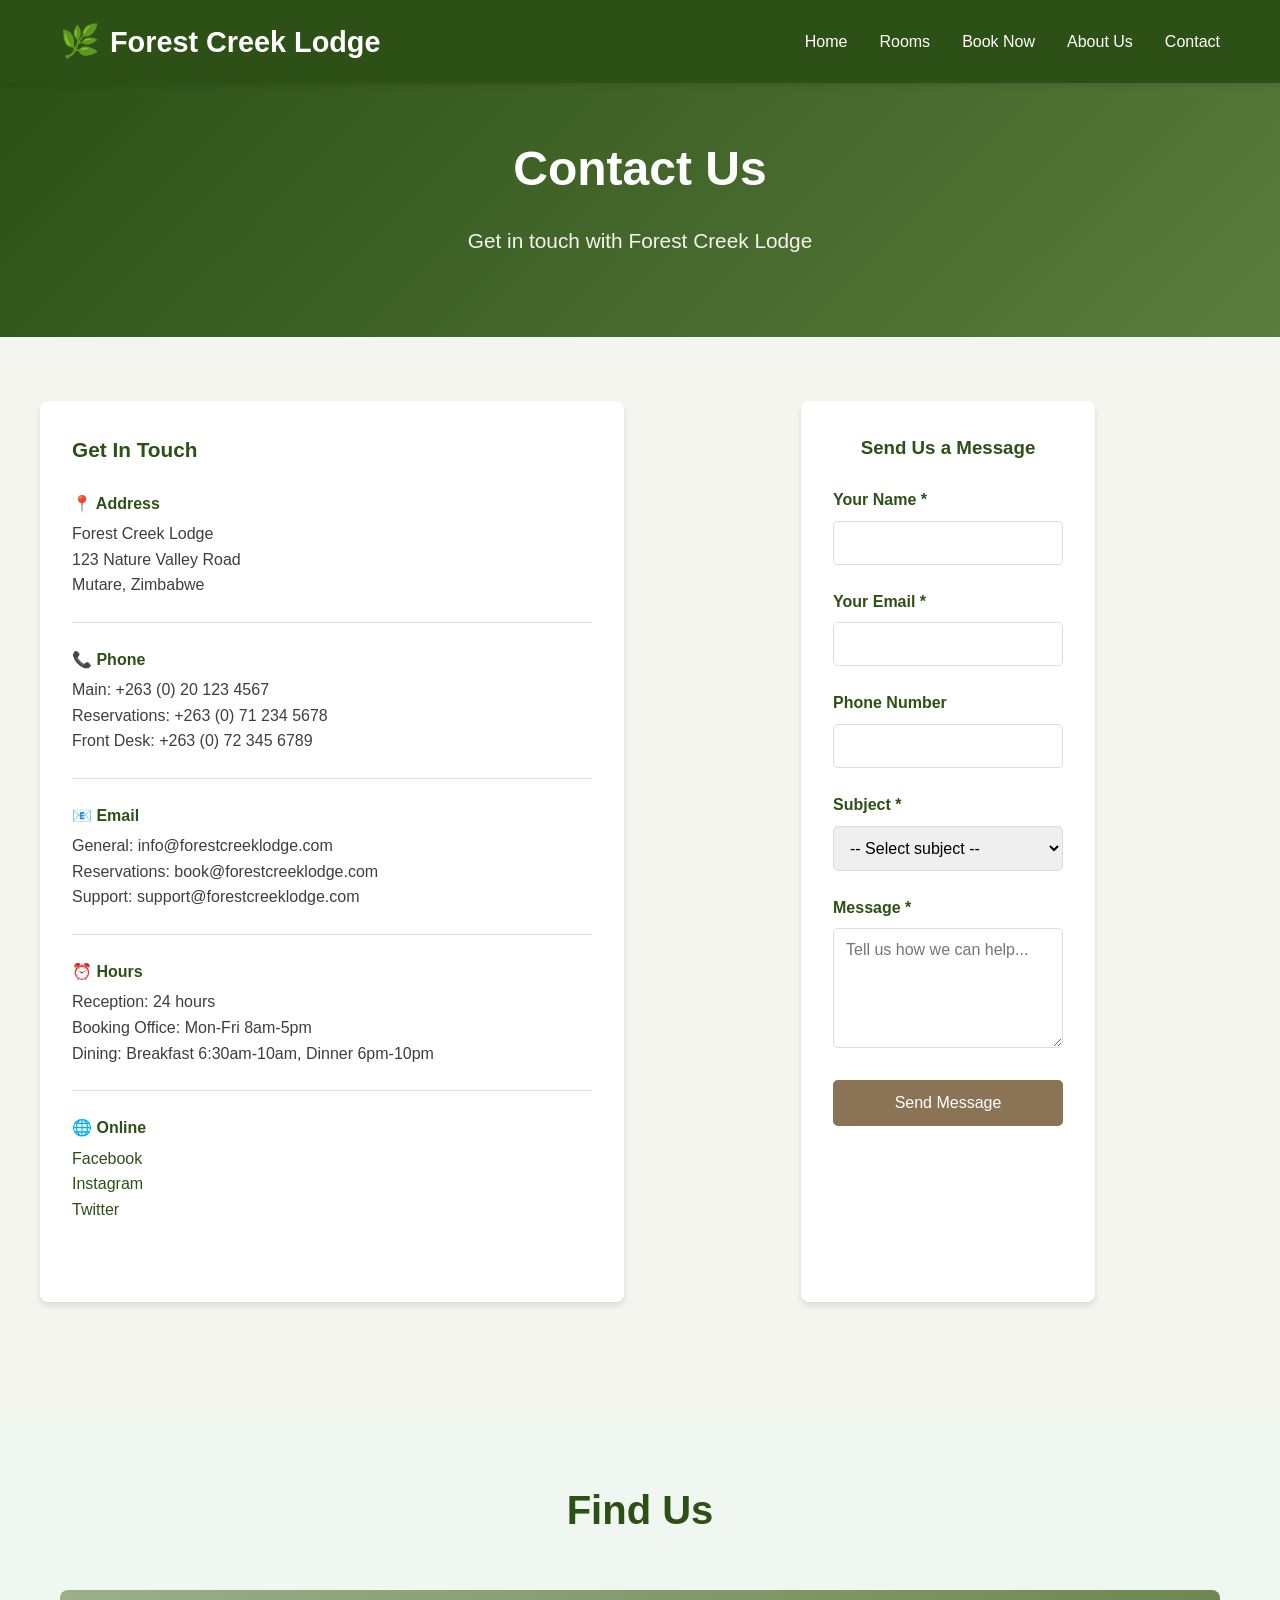
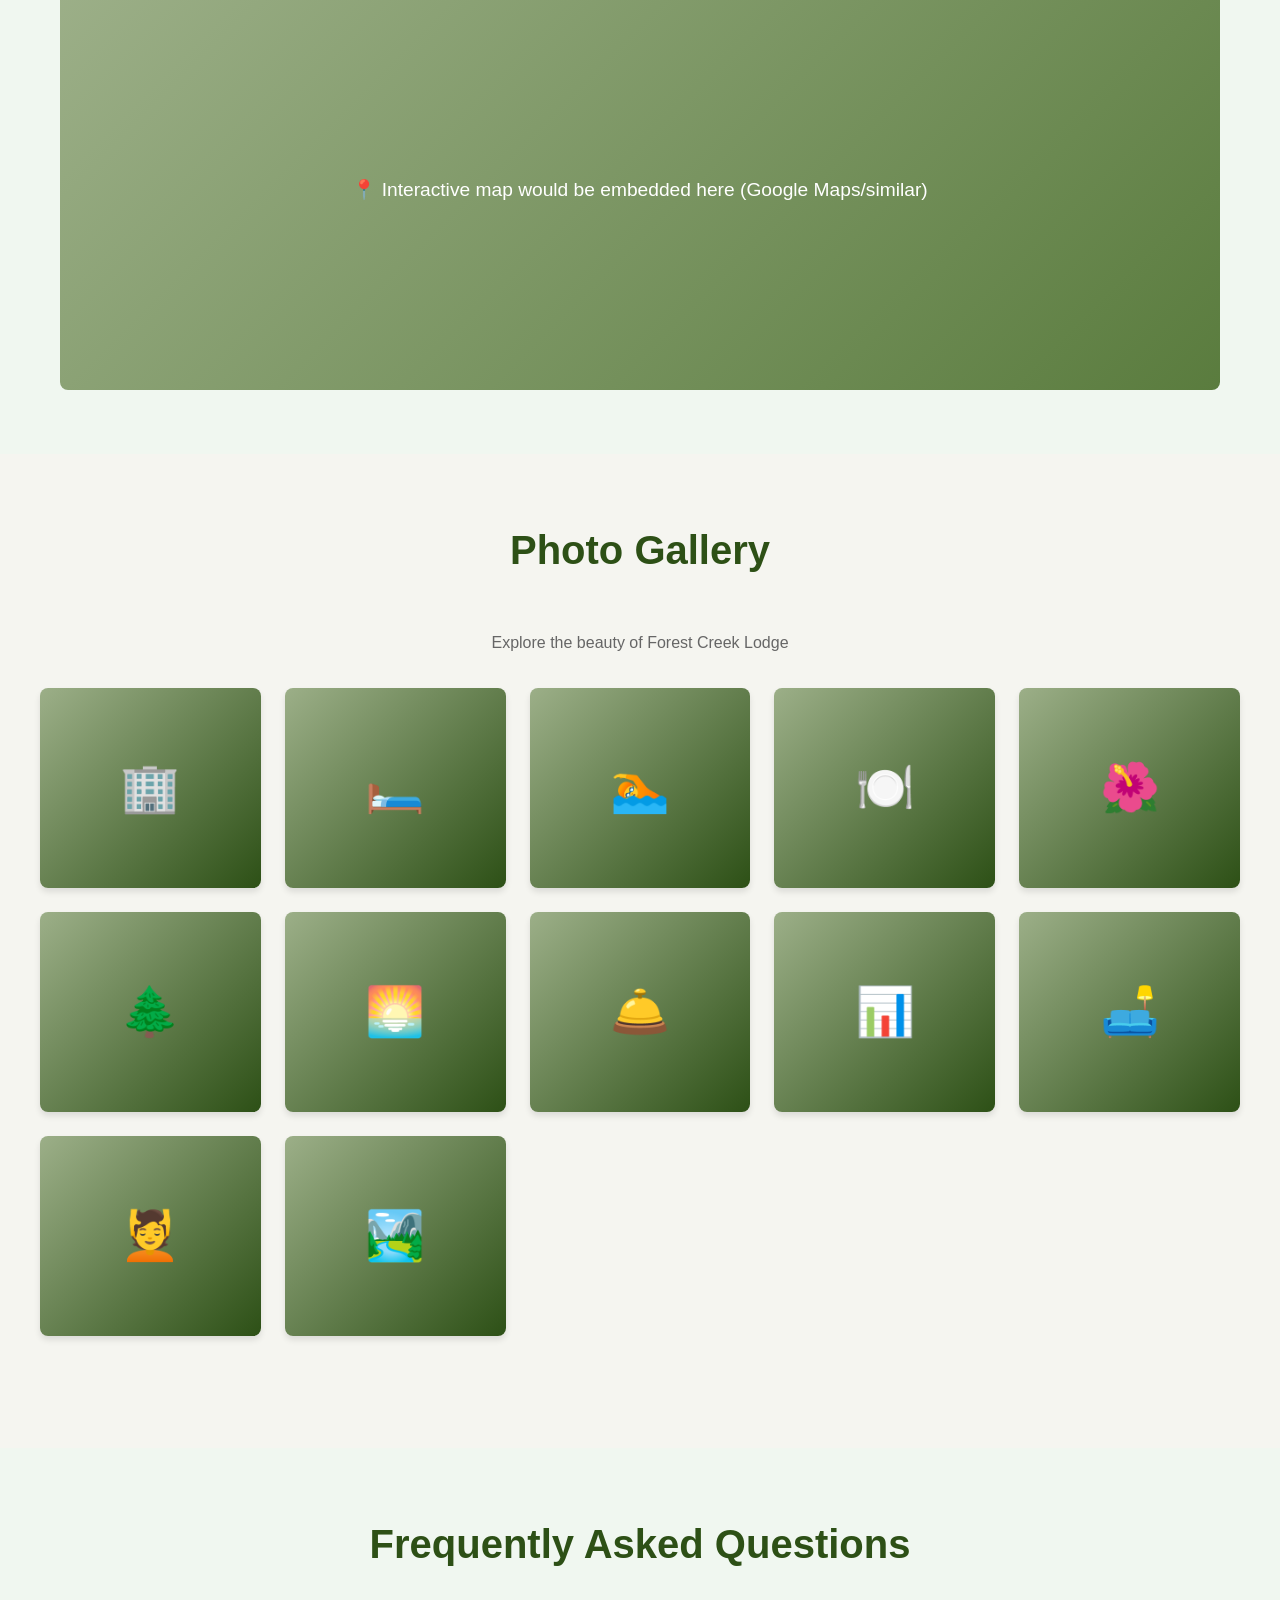
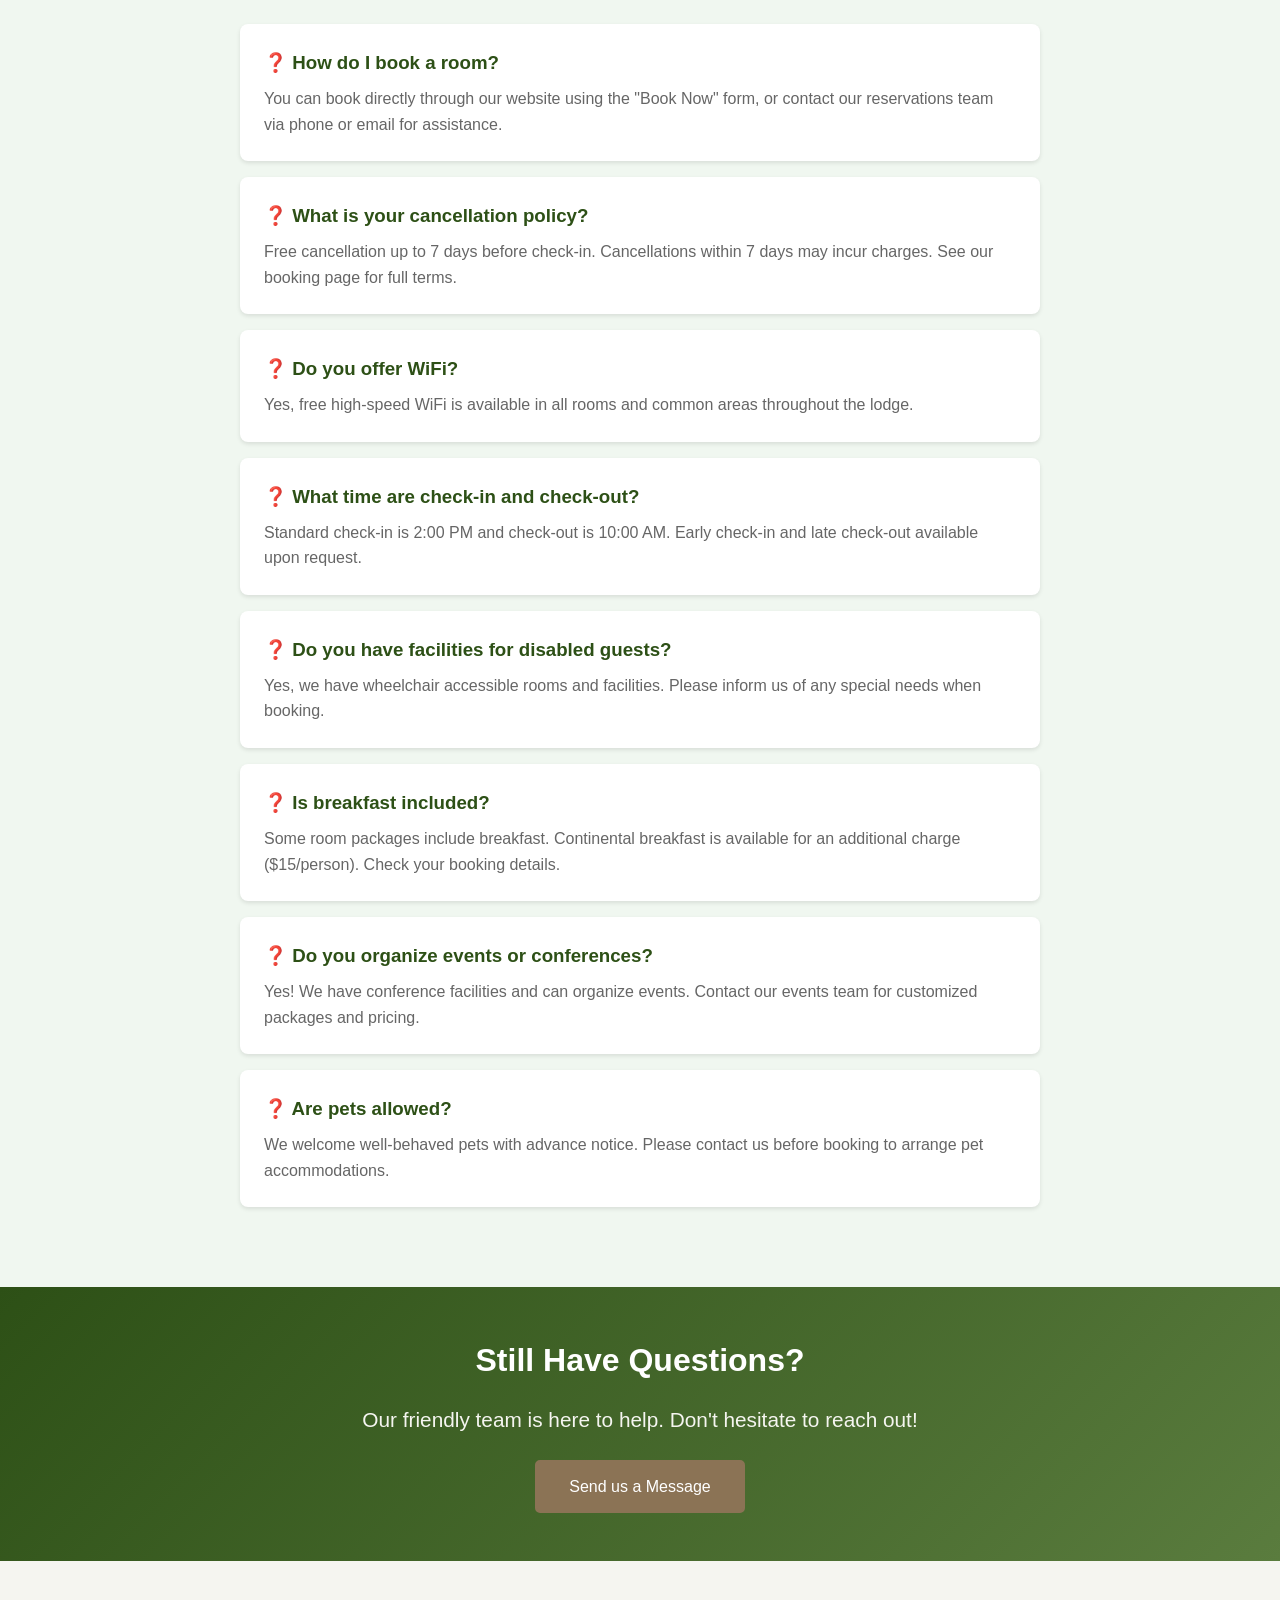
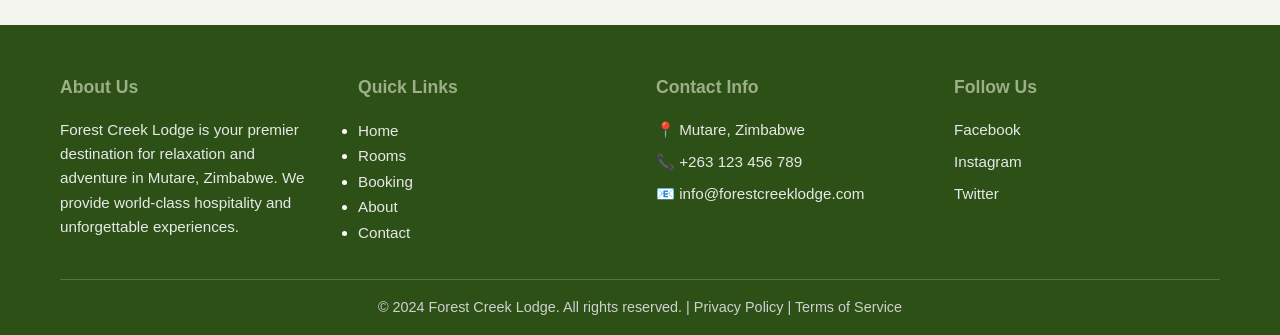
<file: contact.html>
<!DOCTYPE html>
<html lang="en">
<head>
    <meta charset="UTF-8">
    <meta name="viewport" content="width=device-width, initial-scale=1.0">
    <title>Contact Us & Gallery - Forest Creek Lodge</title>
    <link rel="icon" type="image/svg+xml" href="data:image/svg+xml,<svg xmlns='http://www.w3.org/2000/svg' viewBox='0 0 100 100'><text y='75' font-size='75'>🌿</text></svg>">
    <link rel="stylesheet" href="styles.css">
</head>
<body>
    <!-- HEADER & NAVIGATION -->
    <header>
        <div class="container">
            <div class="header-content">
                <div class="logo">Forest Creek Lodge</div>
                <nav>
                    <ul>
                        <li><a href="index.html">Home</a></li>
                        <li><a href="rooms.html">Rooms</a></li>
                        <li><a href="booking.html">Book Now</a></li>
                        <li><a href="about.html">About Us</a></li>
                        <li><a href="contact.html">Contact</a></li>
                    </ul>
                </nav>
            </div>
        </div>
    </header>

    <!-- PAGE HEADER -->
    <section class="hero" style="padding: 3rem 0;">
        <div class="container">
            <h1>Contact Us</h1>
            <p>Get in touch with Forest Creek Lodge</p>
        </div>
    </section>

    <!-- CONTACT INFORMATION -->
    <section class="container" style="padding: 4rem 0;">
        <div class="contact-grid">
            <!-- Contact Info -->
            <div class="contact-info">
                <h3>Get In Touch</h3>
                
                <div class="contact-item">
                    <strong>📍 Address</strong>
                    <p>Forest Creek Lodge<br>123 Nature Valley Road<br>Mutare, Zimbabwe</p>
                </div>

                <div class="contact-item">
                    <strong>📞 Phone</strong>
                    <p>Main: +263 (0) 20 123 4567<br>Reservations: +263 (0) 71 234 5678<br>Front Desk: +263 (0) 72 345 6789</p>
                </div>

                <div class="contact-item">
                    <strong>📧 Email</strong>
                    <p>General: info@forestcreeklodge.com<br>Reservations: book@forestcreeklodge.com<br>Support: support@forestcreeklodge.com</p>
                </div>

                <div class="contact-item">
                    <strong>⏰ Hours</strong>
                    <p>Reception: 24 hours<br>Booking Office: Mon-Fri 8am-5pm<br>Dining: Breakfast 6:30am-10am, Dinner 6pm-10pm</p>
                </div>

                <div class="contact-item">
                    <strong>🌐 Online</strong>
                    <p><a href="#">Facebook</a><br><a href="#">Instagram</a><br><a href="#">Twitter</a></p>
                </div>
            </div>

            <!-- Contact Form -->
            <div class="booking-form">
                <h3 style="color: #2d5016; margin-bottom: 1.5rem; text-align: center;">Send Us a Message</h3>
                
                <form action="#" method="POST">
                    <div class="form-group">
                        <label for="contactName">Your Name *</label>
                        <input type="text" id="contactName" name="contactName" required>
                    </div>

                    <div class="form-group">
                        <label for="contactEmail">Your Email *</label>
                        <input type="email" id="contactEmail" name="contactEmail" required>
                    </div>

                    <div class="form-group">
                        <label for="contactPhone">Phone Number</label>
                        <input type="tel" id="contactPhone" name="contactPhone">
                    </div>

                    <div class="form-group">
                        <label for="subject">Subject *</label>
                        <select id="subject" name="subject" required>
                            <option value="">-- Select subject --</option>
                            <option value="reservation">Booking Inquiry</option>
                            <option value="question">General Question</option>
                            <option value="feedback">Feedback/Complaint</option>
                            <option value="event">Event Inquiry</option>
                            <option value="other">Other</option>
                        </select>
                    </div>

                    <div class="form-group">
                        <label for="message">Message *</label>
                        <textarea id="message" name="message" required placeholder="Tell us how we can help..."></textarea>
                    </div>

                    <button type="submit" class="btn btn-primary" style="width: 100%; padding: 0.75rem;">
                        Send Message
                    </button>
                </form>
            </div>
        </div>
    </section>

    <!-- MAP SECTION -->
    <section style="background-color: #f0f7f0; padding: 4rem 0;">
        <div class="container">
            <h2 class="section-title">Find Us</h2>
            <div style="background: linear-gradient(135deg, #9caf88, #5a7c3e); border-radius: 8px; height: 400px; display: flex; align-items: center; justify-content: center; color: white; font-size: 1.2rem;">
                <p>📍 Interactive map would be embedded here (Google Maps/similar)</p>
            </div>
        </div>
    </section>

    <!-- GALLERY SECTION -->
    <section class="container" style="padding: 4rem 0;">
        <h2 class="section-title">Photo Gallery</h2>
        <p style="text-align: center; margin-bottom: 2rem; color: #666;">Explore the beauty of Forest Creek Lodge</p>
        
        <div class="gallery-grid">
            <div class="gallery-item" title="Lodge Exterior">🏢</div>
            <div class="gallery-item" title="Deluxe Suite">🛏️</div>
            <div class="gallery-item" title="Swimming Pool">🏊</div>
            <div class="gallery-item" title="Restaurant">🍽️</div>
            <div class="gallery-item" title="Garden View">🌺</div>
            <div class="gallery-item" title="Forest Trail">🌲</div>
            <div class="gallery-item" title="Sunset View">🌅</div>
            <div class="gallery-item" title="Reception">🛎️</div>
            <div class="gallery-item" title="Conference Room">📊</div>
            <div class="gallery-item" title="Lounge Area">🛋️</div>
            <div class="gallery-item" title="Spa Room">💆</div>
            <div class="gallery-item" title="Outdoor Terrace">🏞️</div>
        </div>
    </section>

    <!-- FAQ SECTION -->
    <section style="background-color: #f0f7f0; padding: 4rem 0;">
        <div class="container">
            <h2 class="section-title">Frequently Asked Questions</h2>
            <div style="max-width: 800px; margin: 0 auto;">
                <div style="background: white; padding: 1.5rem; margin-bottom: 1rem; border-radius: 8px; box-shadow: 0 2px 4px rgba(0,0,0,0.1);">
                    <h3 style="color: #2d5016; margin-bottom: 0.5rem;">❓ How do I book a room?</h3>
                    <p style="color: #666;">You can book directly through our website using the "Book Now" form, or contact our reservations team via phone or email for assistance.</p>
                </div>

                <div style="background: white; padding: 1.5rem; margin-bottom: 1rem; border-radius: 8px; box-shadow: 0 2px 4px rgba(0,0,0,0.1);">
                    <h3 style="color: #2d5016; margin-bottom: 0.5rem;">❓ What is your cancellation policy?</h3>
                    <p style="color: #666;">Free cancellation up to 7 days before check-in. Cancellations within 7 days may incur charges. See our booking page for full terms.</p>
                </div>

                <div style="background: white; padding: 1.5rem; margin-bottom: 1rem; border-radius: 8px; box-shadow: 0 2px 4px rgba(0,0,0,0.1);">
                    <h3 style="color: #2d5016; margin-bottom: 0.5rem;">❓ Do you offer WiFi?</h3>
                    <p style="color: #666;">Yes, free high-speed WiFi is available in all rooms and common areas throughout the lodge.</p>
                </div>

                <div style="background: white; padding: 1.5rem; margin-bottom: 1rem; border-radius: 8px; box-shadow: 0 2px 4px rgba(0,0,0,0.1);">
                    <h3 style="color: #2d5016; margin-bottom: 0.5rem;">❓ What time are check-in and check-out?</h3>
                    <p style="color: #666;">Standard check-in is 2:00 PM and check-out is 10:00 AM. Early check-in and late check-out available upon request.</p>
                </div>

                <div style="background: white; padding: 1.5rem; margin-bottom: 1rem; border-radius: 8px; box-shadow: 0 2px 4px rgba(0,0,0,0.1);">
                    <h3 style="color: #2d5016; margin-bottom: 0.5rem;">❓ Do you have facilities for disabled guests?</h3>
                    <p style="color: #666;">Yes, we have wheelchair accessible rooms and facilities. Please inform us of any special needs when booking.</p>
                </div>

                <div style="background: white; padding: 1.5rem; margin-bottom: 1rem; border-radius: 8px; box-shadow: 0 2px 4px rgba(0,0,0,0.1);">
                    <h3 style="color: #2d5016; margin-bottom: 0.5rem;">❓ Is breakfast included?</h3>
                    <p style="color: #666;">Some room packages include breakfast. Continental breakfast is available for an additional charge ($15/person). Check your booking details.</p>
                </div>

                <div style="background: white; padding: 1.5rem; margin-bottom: 1rem; border-radius: 8px; box-shadow: 0 2px 4px rgba(0,0,0,0.1);">
                    <h3 style="color: #2d5016; margin-bottom: 0.5rem;">❓ Do you organize events or conferences?</h3>
                    <p style="color: #666;">Yes! We have conference facilities and can organize events. Contact our events team for customized packages and pricing.</p>
                </div>

                <div style="background: white; padding: 1.5rem; margin-bottom: 1rem; border-radius: 8px; box-shadow: 0 2px 4px rgba(0,0,0,0.1);">
                    <h3 style="color: #2d5016; margin-bottom: 0.5rem;">❓ Are pets allowed?</h3>
                    <p style="color: #666;">We welcome well-behaved pets with advance notice. Please contact us before booking to arrange pet accommodations.</p>
                </div>
            </div>
        </div>
    </section>

    <!-- CTA SECTION -->
    <section class="hero" style="padding: 3rem 0;">
        <div class="container">
            <h2 style="font-size: 2rem; margin-bottom: 1rem;">Still Have Questions?</h2>
            <p style="margin-bottom: 1.5rem;">Our friendly team is here to help. Don't hesitate to reach out!</p>
            <a href="contact.html" class="btn btn-primary">Send us a Message</a>
        </div>
    </section>

    <!-- FOOTER -->
    <footer>
        <div class="container">
            <div class="footer-content">
                <div class="footer-section">
                    <h3>About Us</h3>
                    <p>Forest Creek Lodge is your premier destination for relaxation and adventure in Mutare, Zimbabwe. We provide world-class hospitality and unforgettable experiences.</p>
                </div>
                <div class="footer-section">
                    <h3>Quick Links</h3>
                    <ul>
                        <li><a href="index.html">Home</a></li>
                        <li><a href="rooms.html">Rooms</a></li>
                        <li><a href="booking.html">Booking</a></li>
                        <li><a href="about.html">About</a></li>
                        <li><a href="contact.html">Contact</a></li>
                    </ul>
                </div>
                <div class="footer-section">
                    <h3>Contact Info</h3>
                    <p>📍 Mutare, Zimbabwe</p>
                    <p>📞 +263 123 456 789</p>
                    <p>📧 info@forestcreeklodge.com</p>
                </div>
                <div class="footer-section">
                    <h3>Follow Us</h3>
                    <p><a href="#">Facebook</a></p>
                    <p><a href="#">Instagram</a></p>
                    <p><a href="#">Twitter</a></p>
                </div>
            </div>
            <div class="footer-bottom">
                <p>&copy; 2024 Forest Creek Lodge. All rights reserved. | Privacy Policy | Terms of Service</p>
            </div>
        </div>
    </footer>
</body>
</html>
</file>
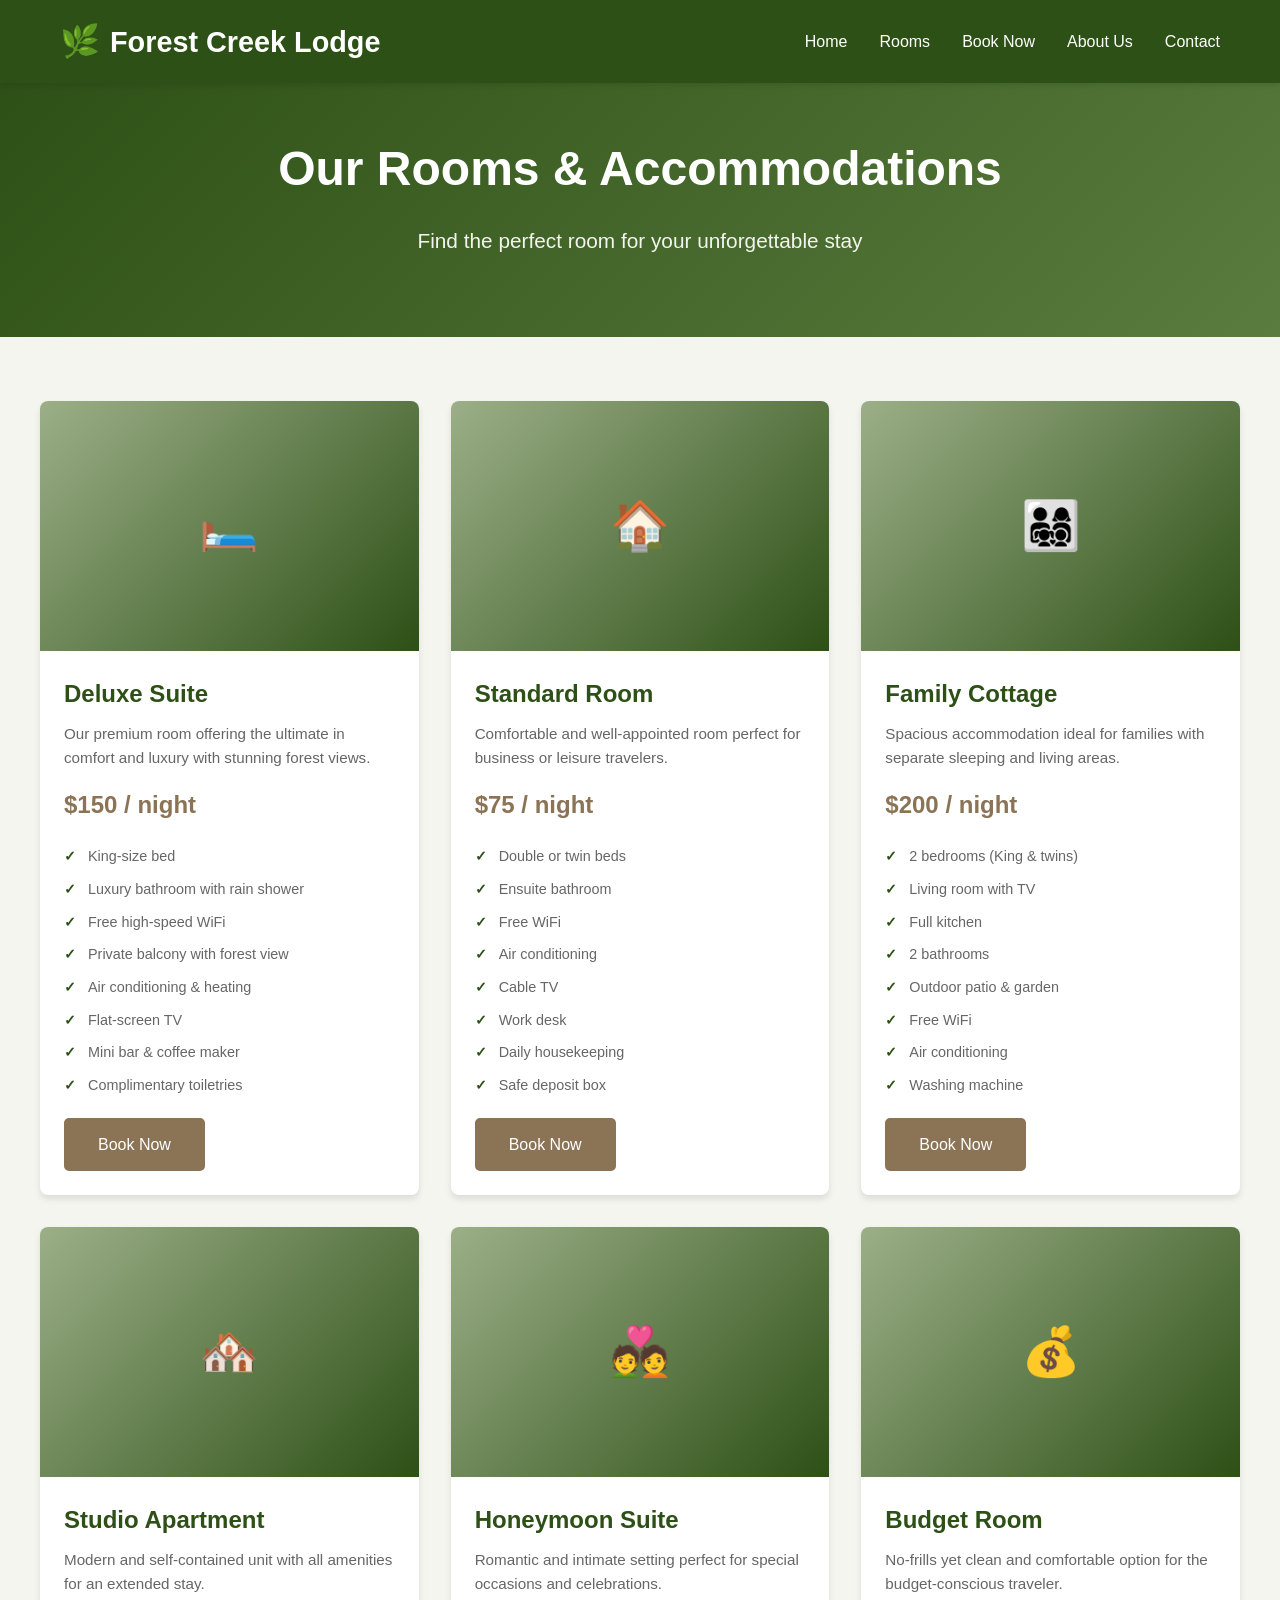
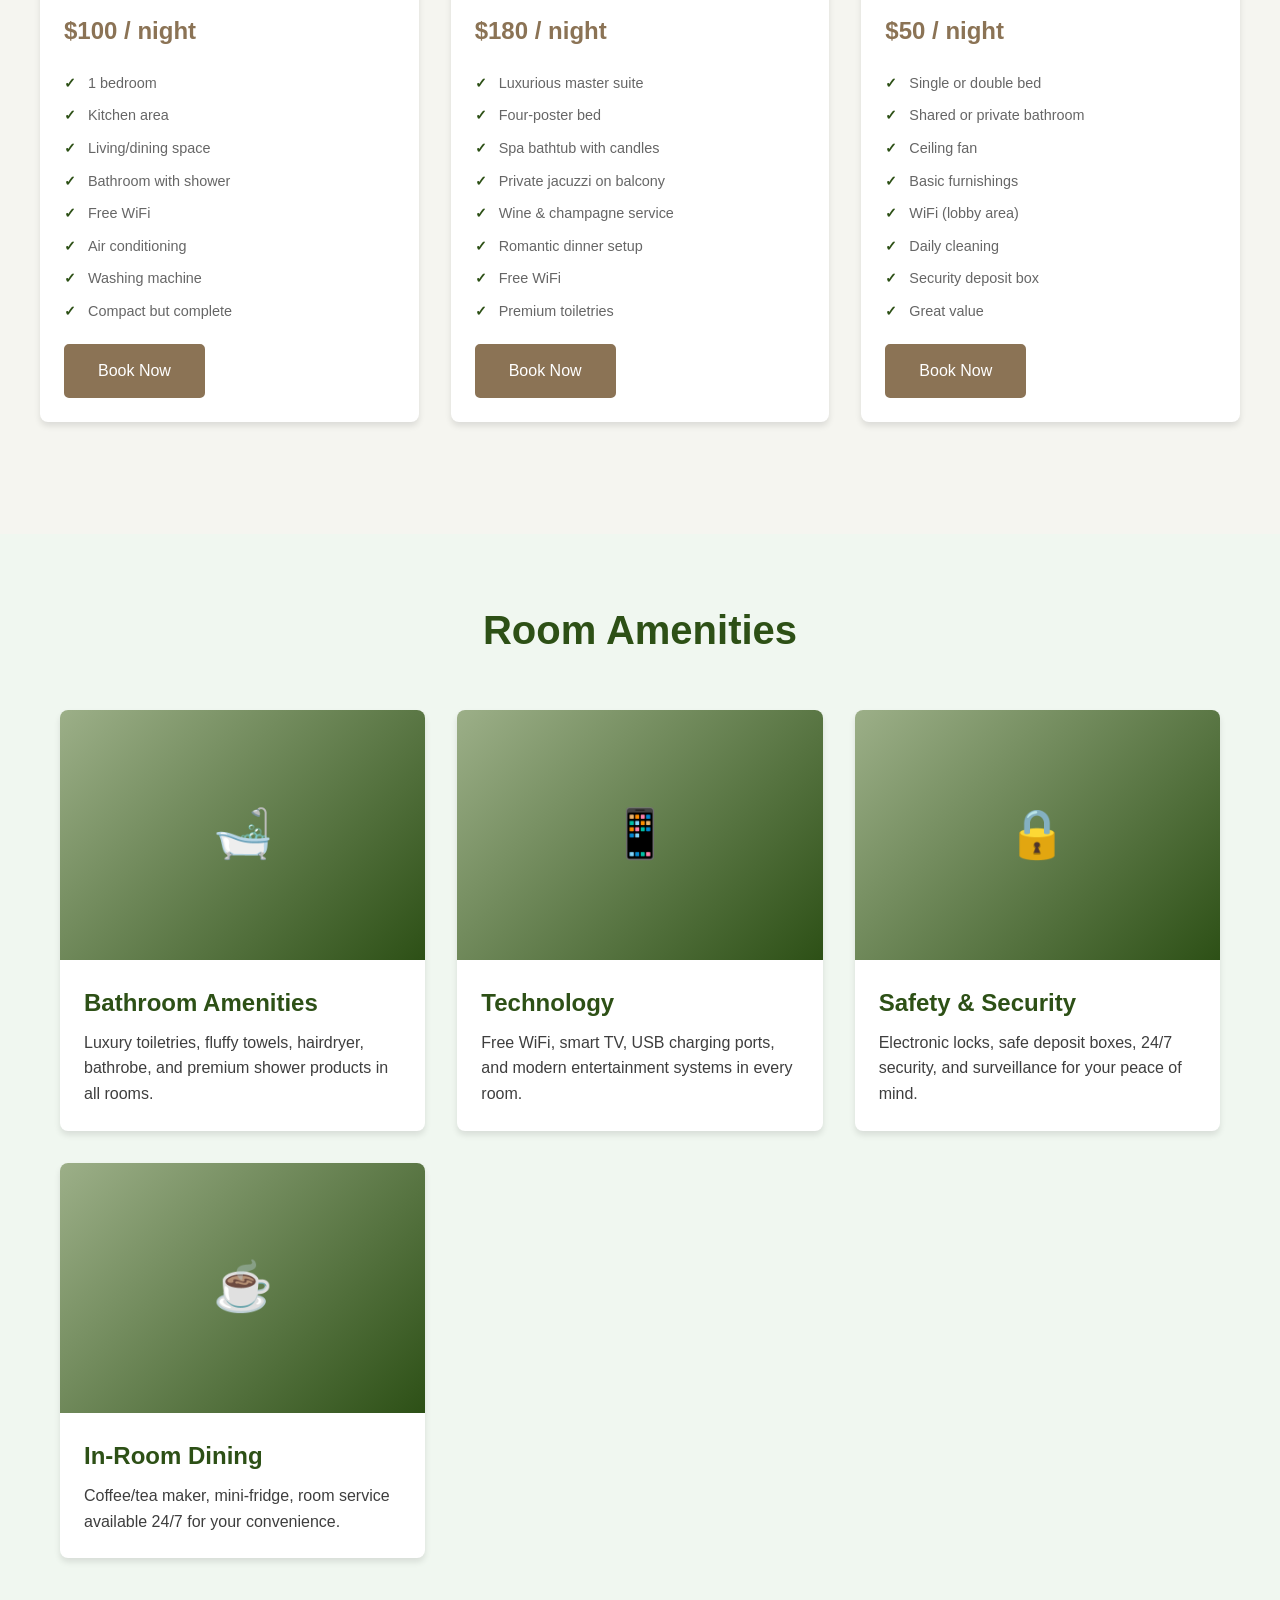
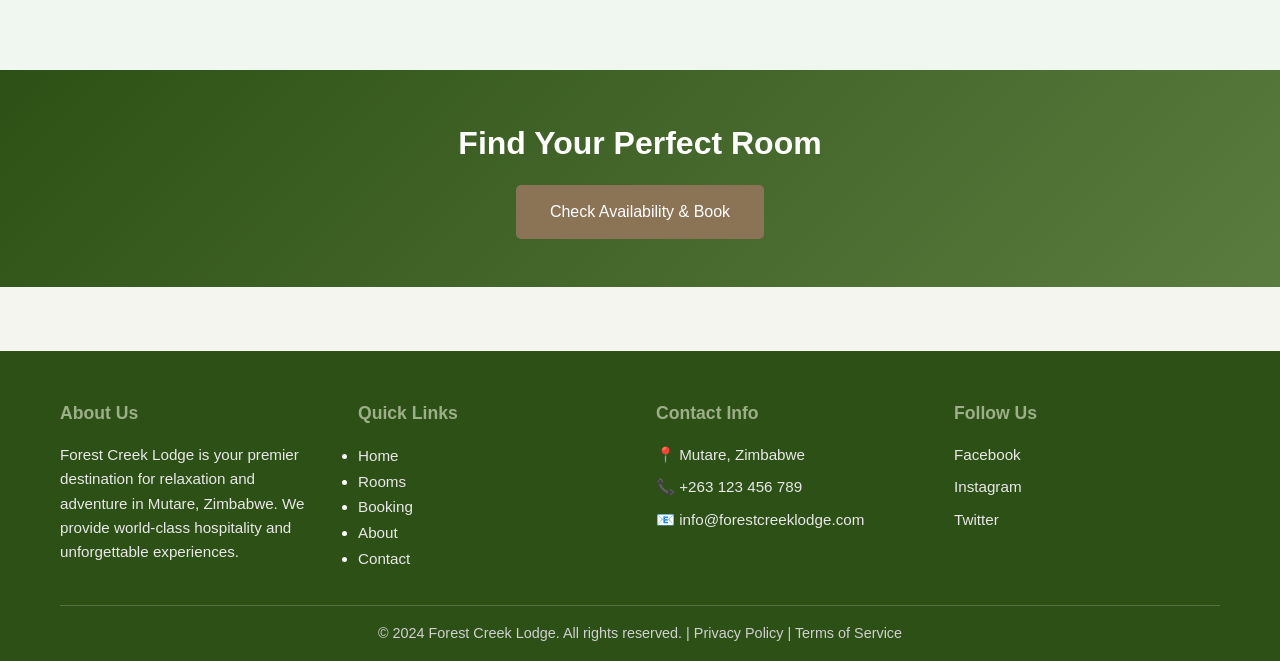
<file: rooms.html>
<!DOCTYPE html>
<html lang="en">
<head>
    <meta charset="UTF-8">
    <meta name="viewport" content="width=device-width, initial-scale=1.0">
    <title>Rooms & Accommodations - Forest Creek Lodge</title>
    <link rel="icon" type="image/svg+xml" href="data:image/svg+xml,<svg xmlns='http://www.w3.org/2000/svg' viewBox='0 0 100 100'><text y='75' font-size='75'>🌿</text></svg>">
    <link rel="stylesheet" href="styles.css">
</head>
<body>
    <!-- HEADER & NAVIGATION -->
    <header>
        <div class="container">
            <div class="header-content">
                <div class="logo">Forest Creek Lodge</div>
                <nav>
                    <ul>
                        <li><a href="index.html">Home</a></li>
                        <li><a href="rooms.html">Rooms</a></li>
                        <li><a href="booking.html">Book Now</a></li>
                        <li><a href="about.html">About Us</a></li>
                        <li><a href="contact.html">Contact</a></li>
                    </ul>
                </nav>
            </div>
        </div>
    </header>

    <!-- PAGE HEADER -->
    <section class="hero" style="padding: 3rem 0;">
        <div class="container">
            <h1>Our Rooms & Accommodations</h1>
            <p>Find the perfect room for your unforgettable stay</p>
        </div>
    </section>

    <!-- ROOMS LISTING -->
    <section class="container" style="padding: 4rem 0;">
        <div class="rooms-grid">
            <!-- Deluxe Suite -->
            <div class="card">
                <div class="card-image">🛏️</div>
                <div class="card-body">
                    <h3 class="card-title">Deluxe Suite</h3>
                    <p class="card-text">Our premium room offering the ultimate in comfort and luxury with stunning forest views.</p>
                    <div class="card-price">$150 / night</div>
                    <ul class="room-features">
                        <li>King-size bed</li>
                        <li>Luxury bathroom with rain shower</li>
                        <li>Free high-speed WiFi</li>
                        <li>Private balcony with forest view</li>
                        <li>Air conditioning & heating</li>
                        <li>Flat-screen TV</li>
                        <li>Mini bar & coffee maker</li>
                        <li>Complimentary toiletries</li>
                    </ul>
                    <a href="booking.html" class="btn btn-primary">Book Now</a>
                </div>
            </div>

            <!-- Standard Room -->
            <div class="card">
                <div class="card-image">🏠</div>
                <div class="card-body">
                    <h3 class="card-title">Standard Room</h3>
                    <p class="card-text">Comfortable and well-appointed room perfect for business or leisure travelers.</p>
                    <div class="card-price">$75 / night</div>
                    <ul class="room-features">
                        <li>Double or twin beds</li>
                        <li>Ensuite bathroom</li>
                        <li>Free WiFi</li>
                        <li>Air conditioning</li>
                        <li>Cable TV</li>
                        <li>Work desk</li>
                        <li>Daily housekeeping</li>
                        <li>Safe deposit box</li>
                    </ul>
                    <a href="booking.html" class="btn btn-primary">Book Now</a>
                </div>
            </div>

            <!-- Family Cottage -->
            <div class="card">
                <div class="card-image">👨‍👩‍👧‍👦</div>
                <div class="card-body">
                    <h3 class="card-title">Family Cottage</h3>
                    <p class="card-text">Spacious accommodation ideal for families with separate sleeping and living areas.</p>
                    <div class="card-price">$200 / night</div>
                    <ul class="room-features">
                        <li>2 bedrooms (King & twins)</li>
                        <li>Living room with TV</li>
                        <li>Full kitchen</li>
                        <li>2 bathrooms</li>
                        <li>Outdoor patio & garden</li>
                        <li>Free WiFi</li>
                        <li>Air conditioning</li>
                        <li>Washing machine</li>
                    </ul>
                    <a href="booking.html" class="btn btn-primary">Book Now</a>
                </div>
            </div>

            <!-- Studio Apartment -->
            <div class="card">
                <div class="card-image">🏘️</div>
                <div class="card-body">
                    <h3 class="card-title">Studio Apartment</h3>
                    <p class="card-text">Modern and self-contained unit with all amenities for an extended stay.</p>
                    <div class="card-price">$100 / night</div>
                    <ul class="room-features">
                        <li>1 bedroom</li>
                        <li>Kitchen area</li>
                        <li>Living/dining space</li>
                        <li>Bathroom with shower</li>
                        <li>Free WiFi</li>
                        <li>Air conditioning</li>
                        <li>Washing machine</li>
                        <li>Compact but complete</li>
                    </ul>
                    <a href="booking.html" class="btn btn-primary">Book Now</a>
                </div>
            </div>

            <!-- Honeymoon Suite -->
            <div class="card">
                <div class="card-image">💑</div>
                <div class="card-body">
                    <h3 class="card-title">Honeymoon Suite</h3>
                    <p class="card-text">Romantic and intimate setting perfect for special occasions and celebrations.</p>
                    <div class="card-price">$180 / night</div>
                    <ul class="room-features">
                        <li>Luxurious master suite</li>
                        <li>Four-poster bed</li>
                        <li>Spa bathtub with candles</li>
                        <li>Private jacuzzi on balcony</li>
                        <li>Wine & champagne service</li>
                        <li>Romantic dinner setup</li>
                        <li>Free WiFi</li>
                        <li>Premium toiletries</li>
                    </ul>
                    <a href="booking.html" class="btn btn-primary">Book Now</a>
                </div>
            </div>

            <!-- Budget Room -->
            <div class="card">
                <div class="card-image">💰</div>
                <div class="card-body">
                    <h3 class="card-title">Budget Room</h3>
                    <p class="card-text">No-frills yet clean and comfortable option for the budget-conscious traveler.</p>
                    <div class="card-price">$50 / night</div>
                    <ul class="room-features">
                        <li>Single or double bed</li>
                        <li>Shared or private bathroom</li>
                        <li>Ceiling fan</li>
                        <li>Basic furnishings</li>
                        <li>WiFi (lobby area)</li>
                        <li>Daily cleaning</li>
                        <li>Security deposit box</li>
                        <li>Great value</li>
                    </ul>
                    <a href="booking.html" class="btn btn-primary">Book Now</a>
                </div>
            </div>
        </div>
    </section>

    <!-- AMENITIES SECTION -->
    <section style="background-color: #f0f7f0; padding: 4rem 0;">
        <div class="container">
            <h2 class="section-title">Room Amenities</h2>
            <div class="rooms-grid">
                <div class="card">
                    <div class="card-image">🛁</div>
                    <div class="card-body">
                        <h3 class="card-title">Bathroom Amenities</h3>
                        <p>Luxury toiletries, fluffy towels, hairdryer, bathrobe, and premium shower products in all rooms.</p>
                    </div>
                </div>
                <div class="card">
                    <div class="card-image">📱</div>
                    <div class="card-body">
                        <h3 class="card-title">Technology</h3>
                        <p>Free WiFi, smart TV, USB charging ports, and modern entertainment systems in every room.</p>
                    </div>
                </div>
                <div class="card">
                    <div class="card-image">🔒</div>
                    <div class="card-body">
                        <h3 class="card-title">Safety & Security</h3>
                        <p>Electronic locks, safe deposit boxes, 24/7 security, and surveillance for your peace of mind.</p>
                    </div>
                </div>
                <div class="card">
                    <div class="card-image">☕</div>
                    <div class="card-body">
                        <h3 class="card-title">In-Room Dining</h3>
                        <p>Coffee/tea maker, mini-fridge, room service available 24/7 for your convenience.</p>
                    </div>
                </div>
            </div>
        </div>
    </section>

    <!-- CTA SECTION -->
    <section class="hero" style="padding: 3rem 0;">
        <div class="container">
            <h2 style="font-size: 2rem; margin-bottom: 1rem;">Find Your Perfect Room</h2>
            <a href="booking.html" class="btn btn-primary">Check Availability & Book</a>
        </div>
    </section>

    <!-- FOOTER -->
    <footer>
        <div class="container">
            <div class="footer-content">
                <div class="footer-section">
                    <h3>About Us</h3>
                    <p>Forest Creek Lodge is your premier destination for relaxation and adventure in Mutare, Zimbabwe. We provide world-class hospitality and unforgettable experiences.</p>
                </div>
                <div class="footer-section">
                    <h3>Quick Links</h3>
                    <ul>
                        <li><a href="index.html">Home</a></li>
                        <li><a href="rooms.html">Rooms</a></li>
                        <li><a href="booking.html">Booking</a></li>
                        <li><a href="about.html">About</a></li>
                        <li><a href="contact.html">Contact</a></li>
                    </ul>
                </div>
                <div class="footer-section">
                    <h3>Contact Info</h3>
                    <p>📍 Mutare, Zimbabwe</p>
                    <p>📞 +263 123 456 789</p>
                    <p>📧 info@forestcreeklodge.com</p>
                </div>
                <div class="footer-section">
                    <h3>Follow Us</h3>
                    <p><a href="#">Facebook</a></p>
                    <p><a href="#">Instagram</a></p>
                    <p><a href="#">Twitter</a></p>
                </div>
            </div>
            <div class="footer-bottom">
                <p>&copy; 2024 Forest Creek Lodge. All rights reserved. | Privacy Policy | Terms of Service</p>
            </div>
        </div>
    </footer>
</body>
</html>
</file>
<file: styles.css>
/* ==========================================
   FOREST CREEK LODGE - Main Stylesheet
   Color Scheme: Green & Earth Tones
   ========================================== */

* {
    margin: 0;
    padding: 0;
    box-sizing: border-box;
}

:root {
    --primary-green: #2d5016;
    --sage-green: #9caf88;
    --earth-brown: #8b7355;
    --light-cream: #f5f5f0;
    --dark-text: #3e3e3e;
    --accent-green: #5a7c3e;
    --border-color: #ddd;
}

/* ==========================================
   GLOBAL STYLES
   ========================================== */

html {
    scroll-behavior: smooth;
}

body {
    font-family: 'Segoe UI', Tahoma, Geneva, Verdana, sans-serif;
    line-height: 1.6;
    color: var(--dark-text);
    background-color: var(--light-cream);
}

a {
    text-decoration: none;
    color: var(--primary-green);
    transition: color 0.3s ease;
}

a:hover {
    color: var(--earth-brown);
}

.container {
    max-width: 1200px;
    margin: 0 auto;
    padding: 0 20px;
}

/* ==========================================
   HEADER & NAVIGATION
   ========================================== */

header {
    background-color: var(--primary-green);
    color: white;
    padding: 1rem 0;
    position: sticky;
    top: 0;
    z-index: 100;
    box-shadow: 0 2px 5px rgba(0, 0, 0, 0.1);
}

.header-content {
    display: flex;
    justify-content: space-between;
    align-items: center;
}

.logo {
    font-size: 1.8rem;
    font-weight: bold;
    color: white;
    display: flex;
    align-items: center;
    gap: 10px;
}

.logo::before {
    content: "🌿";
    font-size: 2rem;
}

nav ul {
    display: flex;
    list-style: none;
    gap: 2rem;
    flex-wrap: wrap;
}

nav a {
    color: white;
    font-weight: 500;
    transition: color 0.3s ease;
}

nav a:hover {
    color: var(--sage-green);
}

/* ==========================================
   FOOTER
   ========================================== */

footer {
    background-color: var(--primary-green);
    color: white;
    padding: 3rem 0 1rem;
    margin-top: 4rem;
}

.footer-content {
    display: grid;
    grid-template-columns: repeat(auto-fit, minmax(250px, 1fr));
    gap: 2rem;
    margin-bottom: 2rem;
}

.footer-section h3 {
    color: var(--sage-green);
    margin-bottom: 1rem;
    font-size: 1.1rem;
}

.footer-section p,
.footer-section a {
    color: #e8e8e8;
    margin-bottom: 0.5rem;
    font-size: 0.95rem;
}

.footer-section a:hover {
    color: var(--sage-green);
}

.footer-bottom {
    border-top: 1px solid rgba(255, 255, 255, 0.2);
    padding-top: 1rem;
    text-align: center;
    color: #d0d0d0;
    font-size: 0.9rem;
}

/* ==========================================
   LOCATION SELECTOR
   ========================================== */

.location-selector {
    background-color: var(--accent-green);
    padding: 1.5rem 0;
    text-align: center;
    border-bottom: 3px solid var(--earth-brown);
}

.location-selector h3 {
    color: white;
    margin-bottom: 1rem;
    font-size: 1rem;
}

.location-buttons {
    display: flex;
    justify-content: center;
    gap: 1rem;
    flex-wrap: wrap;
}

.location-btn {
    padding: 0.6rem 1.5rem;
    background-color: rgba(255, 255, 255, 0.2);
    color: white;
    border: 2px solid white;
    border-radius: 25px;
    cursor: pointer;
    font-weight: 600;
    transition: all 0.3s ease;
}

.location-btn:hover {
    background-color: rgba(255, 255, 255, 0.3);
    transform: scale(1.05);
}

.location-btn.active {
    background-color: var(--earth-brown);
    border-color: var(--earth-brown);
}

/* ==========================================
   HERO SECTION
   ========================================== */

.hero {
    background: linear-gradient(135deg, var(--primary-green) 0%, var(--accent-green) 100%);
    color: white;
    padding: 6rem 0;
    text-align: center;
}

.hero h1 {
    font-size: 3rem;
    margin-bottom: 1rem;
    font-weight: 700;
}

.hero p {
    font-size: 1.3rem;
    margin-bottom: 2rem;
    color: var(--light-cream);
}

.btn {
    display: inline-block;
    padding: 0.75rem 2rem;
    background-color: var(--earth-brown);
    color: white;
    border-radius: 5px;
    transition: all 0.3s ease;
    border: 2px solid var(--earth-brown);
    cursor: pointer;
    font-size: 1rem;
    text-align: center;
}

.btn:hover {
    background-color: transparent;
    color: white;
}

.btn-primary {
    background-color: var(--earth-brown);
    color: white;
}

.btn-primary:hover {
    background-color: #6f5a47;
}

.btn-secondary {
    background-color: transparent;
    color: white;
    border-color: white;
}

.btn-secondary:hover {
    background-color: white;
    color: var(--primary-green);
}

/* ==========================================
   CARDS & SECTIONS
   ========================================== */

.section-title {
    font-size: 2.5rem;
    color: var(--primary-green);
    margin-bottom: 3rem;
    text-align: center;
}

.card {
    background: white;
    border-radius: 8px;
    box-shadow: 0 4px 6px rgba(0, 0, 0, 0.1);
    overflow: hidden;
    transition: transform 0.3s ease, box-shadow 0.3s ease;
}

.card:hover {
    transform: translateY(-5px);
    box-shadow: 0 6px 12px rgba(0, 0, 0, 0.15);
}

.card-image {
    width: 100%;
    height: 250px;
    background: linear-gradient(135deg, var(--sage-green), var(--primary-green));
    display: flex;
    align-items: center;
    justify-content: center;
    font-size: 3rem;
    color: white;
}

.card-body {
    padding: 1.5rem;
}

.card-title {
    font-size: 1.5rem;
    color: var(--primary-green);
    margin-bottom: 0.5rem;
}

.card-text {
    color: #666;
    margin-bottom: 1rem;
    font-size: 0.95rem;
}

.card-price {
    font-size: 1.5rem;
    color: var(--earth-brown);
    font-weight: bold;
    margin: 1rem 0;
}

.room-features {
    list-style: none;
    margin-bottom: 1rem;
    font-size: 0.9rem;
}

.room-features li {
    padding: 0.3rem 0;
    color: #666;
}

.room-features li::before {
    content: "✓ ";
    color: var(--primary-green);
    font-weight: bold;
    margin-right: 0.5rem;
}

/* ==========================================
   ROOMS GRID
   ========================================== */

.rooms-grid {
    display: grid;
    grid-template-columns: repeat(auto-fill, minmax(300px, 1fr));
    gap: 2rem;
    margin-bottom: 3rem;
}

/* ==========================================
   BOOKING FORM
   ========================================== */

.booking-form {
    background: white;
    padding: 2rem;
    border-radius: 8px;
    box-shadow: 0 4px 6px rgba(0, 0, 0, 0.1);
    max-width: 600px;
    margin: 0 auto;
}

.form-group {
    margin-bottom: 1.5rem;
}

label {
    display: block;
    margin-bottom: 0.5rem;
    color: var(--primary-green);
    font-weight: 600;
}

input,
select,
textarea {
    width: 100%;
    padding: 0.75rem;
    border: 1px solid var(--border-color);
    border-radius: 5px;
    font-family: inherit;
    font-size: 1rem;
    transition: border-color 0.3s ease;
}

input:focus,
select:focus,
textarea:focus {
    outline: none;
    border-color: var(--primary-green);
    box-shadow: 0 0 5px rgba(45, 80, 22, 0.2);
}

textarea {
    resize: vertical;
    min-height: 120px;
}

.form-row {
    display: grid;
    grid-template-columns: 1fr 1fr;
    gap: 1.5rem;
}

.form-row .form-group {
    margin-bottom: 0;
}

/* ==========================================
   ABOUT SECTION
   ========================================== */

.about-content {
    display: grid;
    grid-template-columns: 1fr 1fr;
    gap: 2rem;
    align-items: center;
}

.about-image {
    width: 100%;
    height: 400px;
    background: linear-gradient(135deg, var(--sage-green), var(--primary-green));
    border-radius: 8px;
    display: flex;
    align-items: center;
    justify-content: center;
    font-size: 5rem;
    color: white;
}

.about-text h2 {
    color: var(--primary-green);
    margin-bottom: 1rem;
    font-size: 2rem;
}

.about-text p {
    color: #666;
    margin-bottom: 1rem;
    line-height: 1.8;
}

.highlights {
    display: grid;
    grid-template-columns: 1fr 1fr;
    gap: 1rem;
    margin-top: 1.5rem;
}

.highlight-item {
    padding: 1rem;
    background-color: #f9f9f9;
    border-left: 4px solid var(--earth-brown);
    border-radius: 4px;
}

.highlight-item strong {
    color: var(--primary-green);
    display: block;
    margin-bottom: 0.5rem;
}

/* ==========================================
   CONTACT SECTION
   ========================================== */

.contact-grid {
    display: grid;
    grid-template-columns: 1fr 1fr;
    gap: 2rem;
    margin-bottom: 3rem;
}

.contact-info {
    background: white;
    padding: 2rem;
    border-radius: 8px;
    box-shadow: 0 4px 6px rgba(0, 0, 0, 0.1);
}

.contact-info h3 {
    color: var(--primary-green);
    margin-bottom: 1.5rem;
    font-size: 1.3rem;
}

.contact-item {
    margin-bottom: 1.5rem;
    padding-bottom: 1.5rem;
    border-bottom: 1px solid var(--border-color);
}

.contact-item:last-child {
    border-bottom: none;
}

.contact-item strong {
    color: var(--primary-green);
    display: block;
    margin-bottom: 0.3rem;
}

/* ==========================================
   GALLERY
   ========================================== */

.gallery-grid {
    display: grid;
    grid-template-columns: repeat(auto-fill, minmax(200px, 1fr));
    gap: 1.5rem;
    margin-bottom: 3rem;
}

.gallery-item {
    width: 100%;
    height: 200px;
    background: linear-gradient(135deg, var(--sage-green), var(--primary-green));
    border-radius: 8px;
    display: flex;
    align-items: center;
    justify-content: center;
    font-size: 3rem;
    color: white;
    cursor: pointer;
    transition: transform 0.3s ease;
    box-shadow: 0 4px 6px rgba(0, 0, 0, 0.1);
}

.gallery-item:hover {
    transform: scale(1.05);
}

/* ==========================================
   RESPONSIVE DESIGN
   ========================================== */

@media (max-width: 768px) {
    nav ul {
        gap: 1rem;
    }

    .hero h1 {
        font-size: 2rem;
    }

    .hero p {
        font-size: 1rem;
    }

    .section-title {
        font-size: 2rem;
    }

    .form-row {
        grid-template-columns: 1fr;
    }

    .about-content {
        grid-template-columns: 1fr;
    }

    .about-image {
        height: 300px;
    }

    .contact-grid {
        grid-template-columns: 1fr;
    }

    .highlights {
        grid-template-columns: 1fr;
    }

    .footer-content {
        grid-template-columns: 1fr;
    }
}

@media (max-width: 480px) {
    .logo {
        font-size: 1.3rem;
    }

    nav ul {
        flex-direction: column;
        gap: 0.5rem;
    }

    .hero {
        padding: 3rem 0;
    }

    .hero h1 {
        font-size: 1.5rem;
    }

    .rooms-grid {
        grid-template-columns: 1fr;
    }
}
</file>
